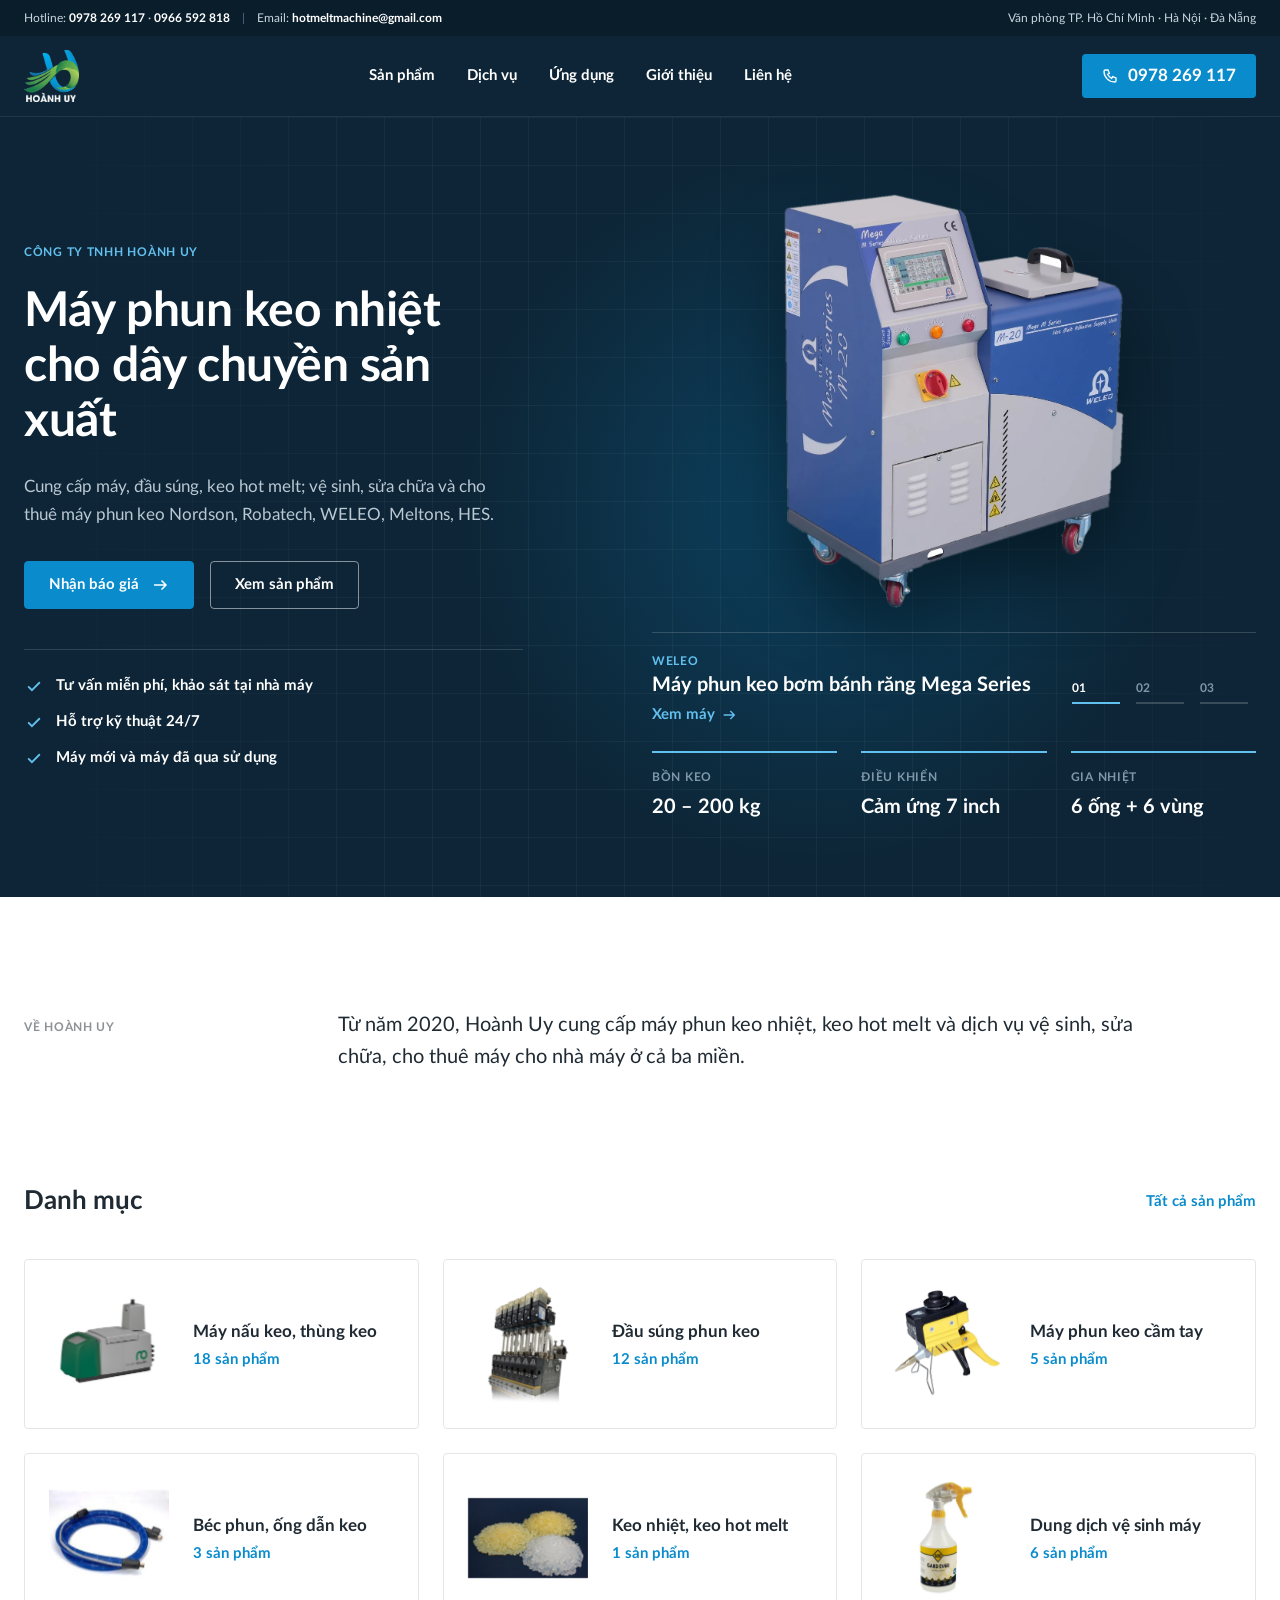
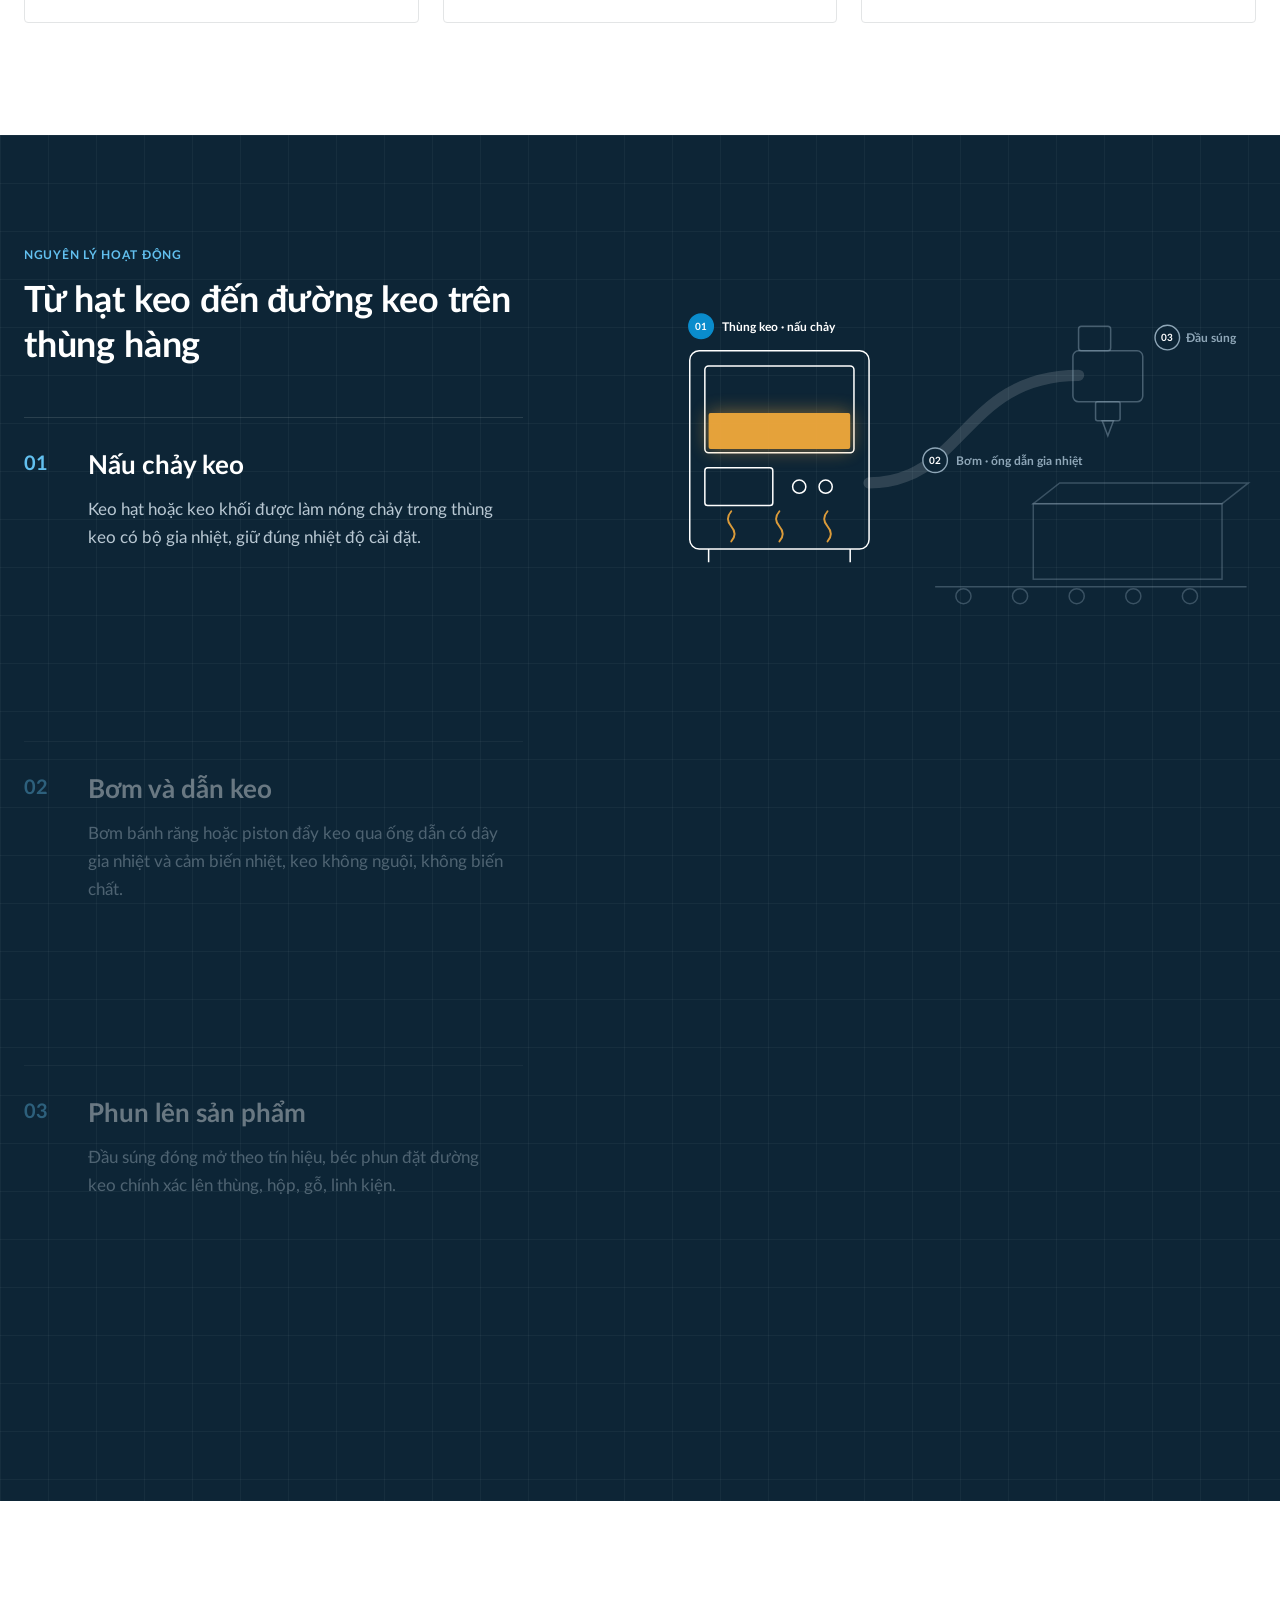
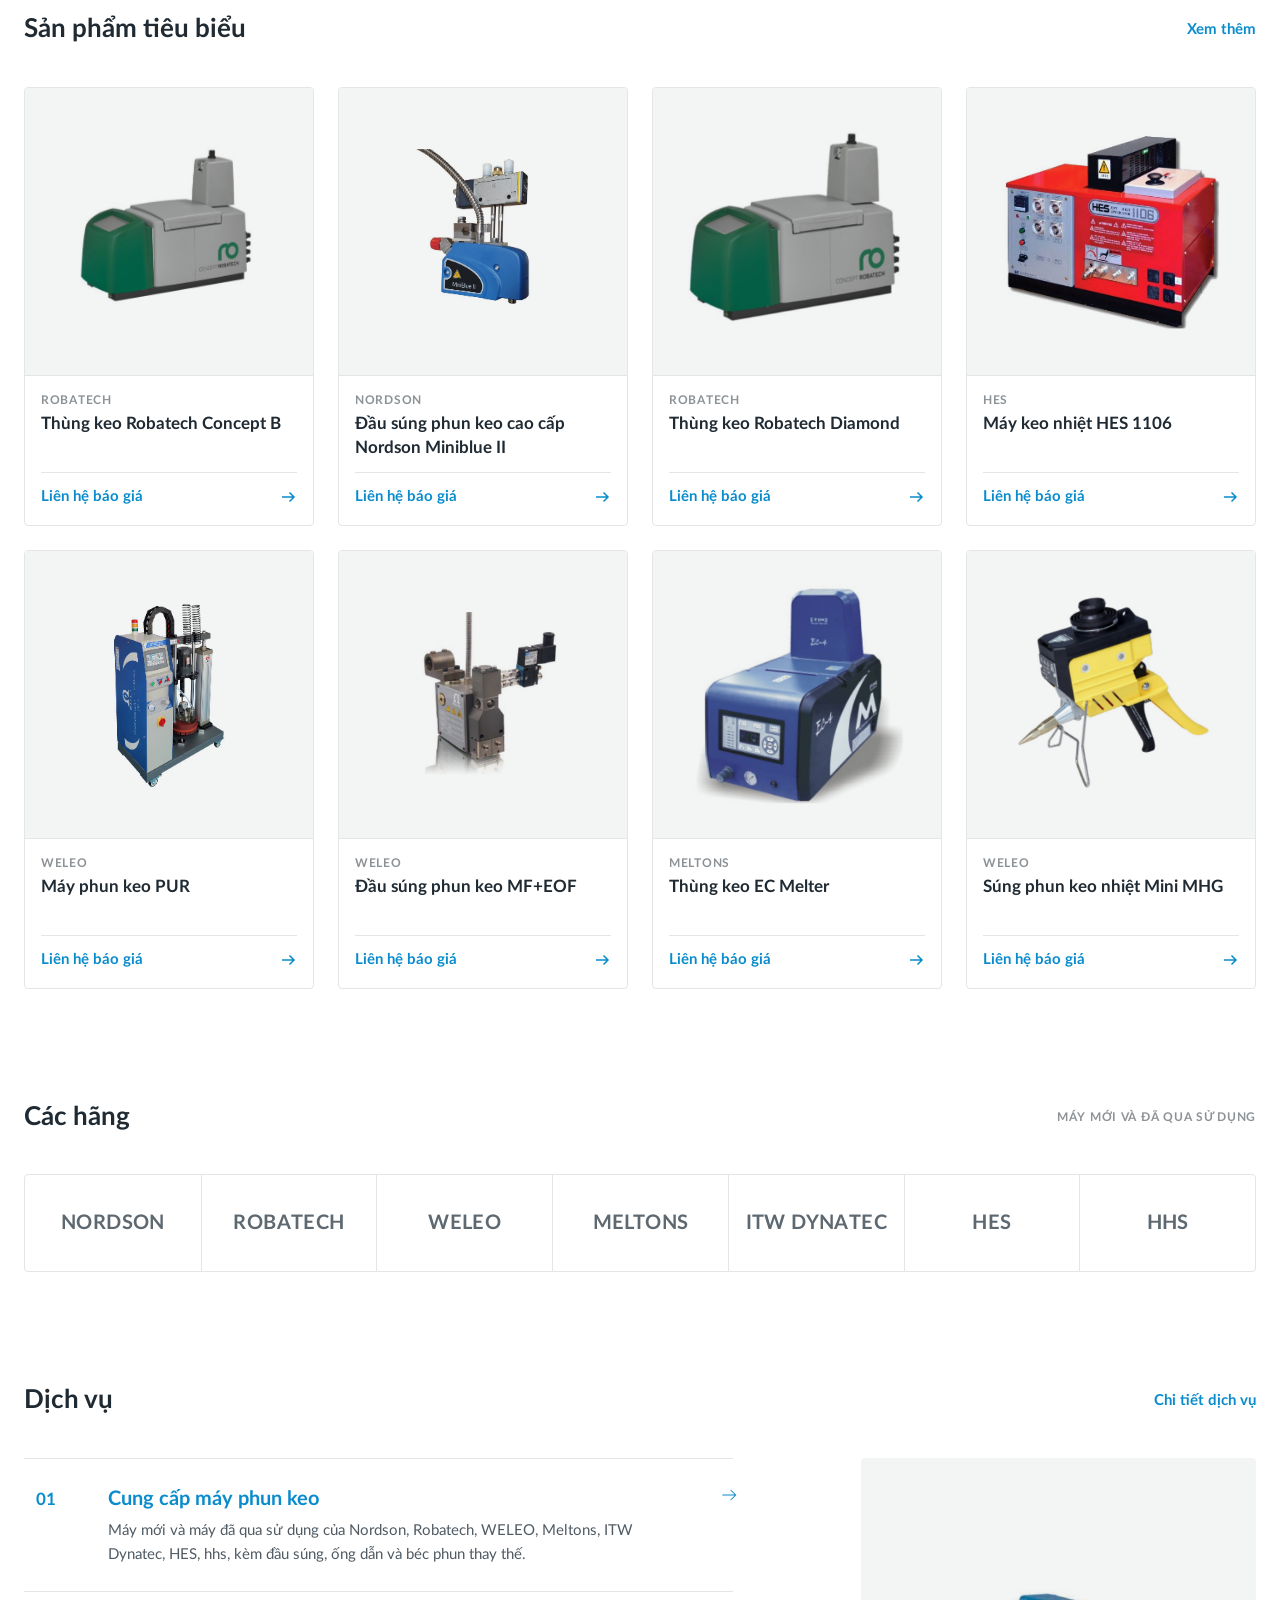
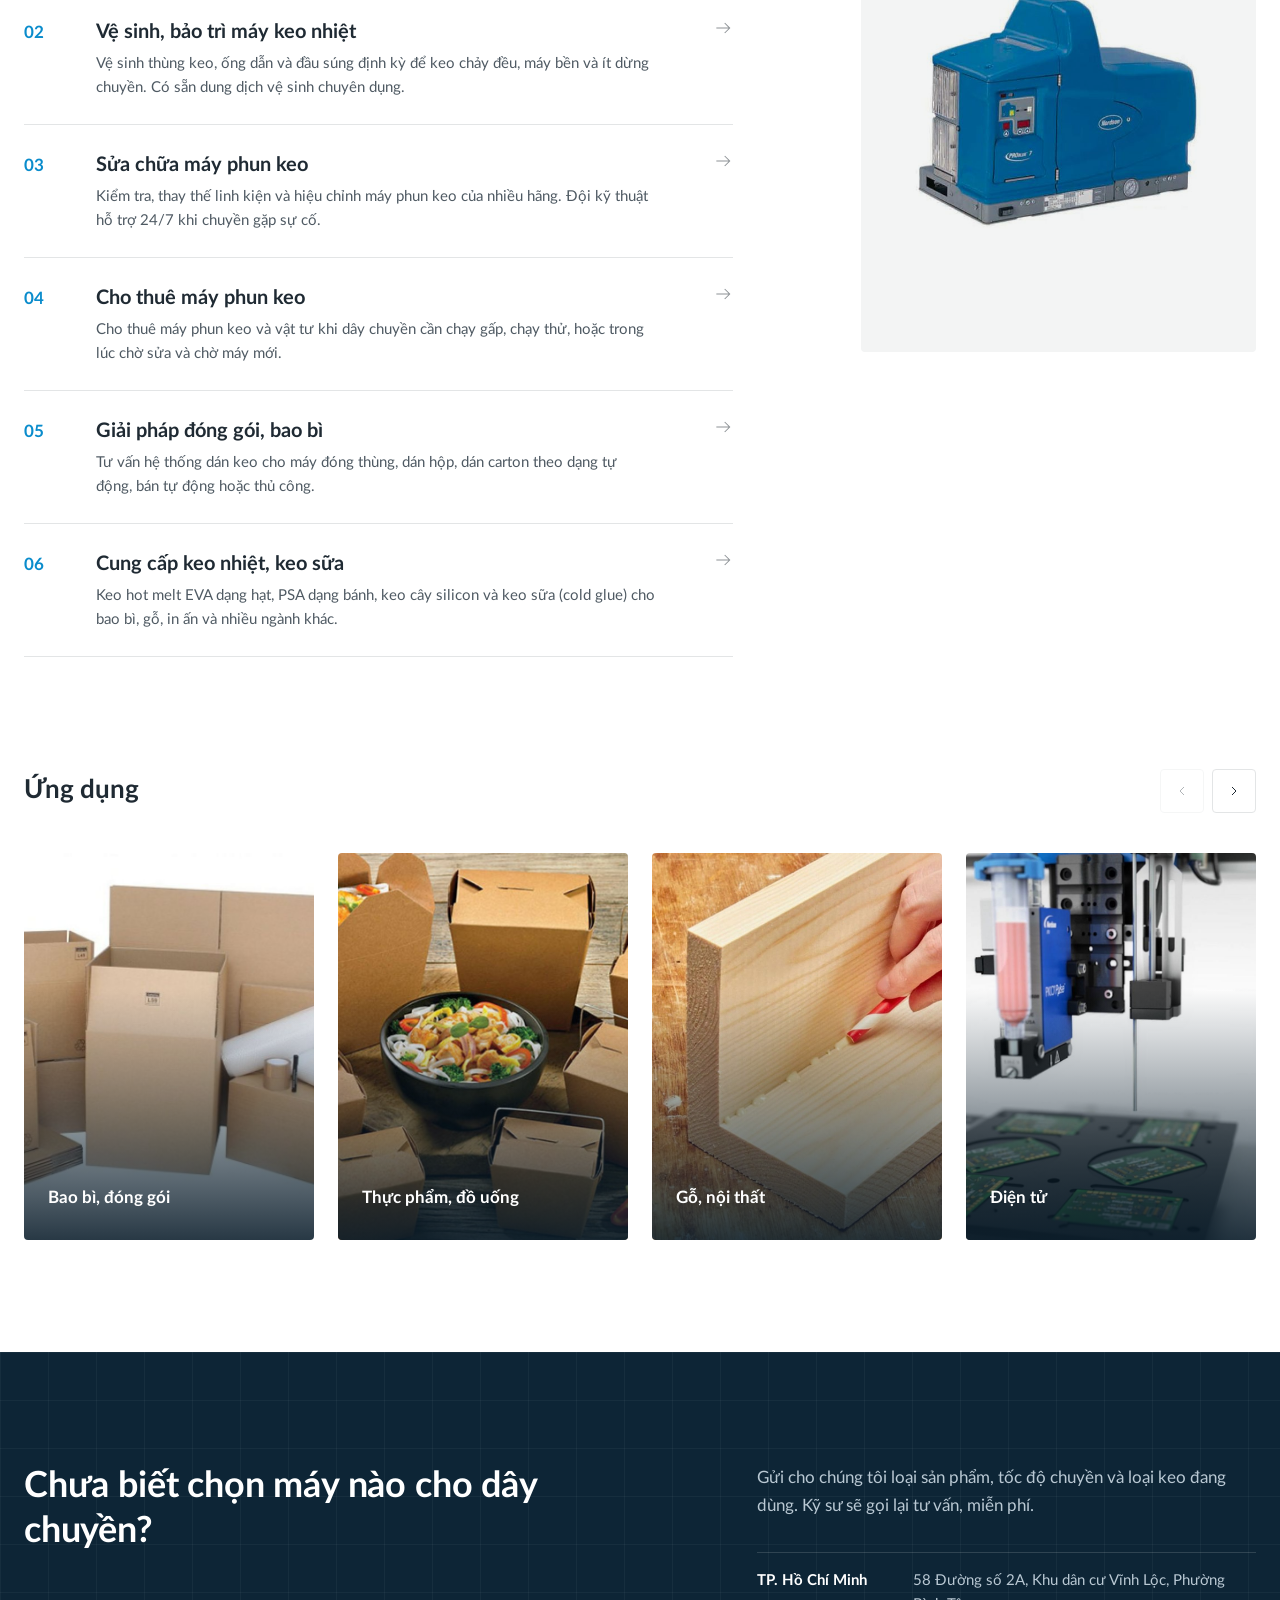
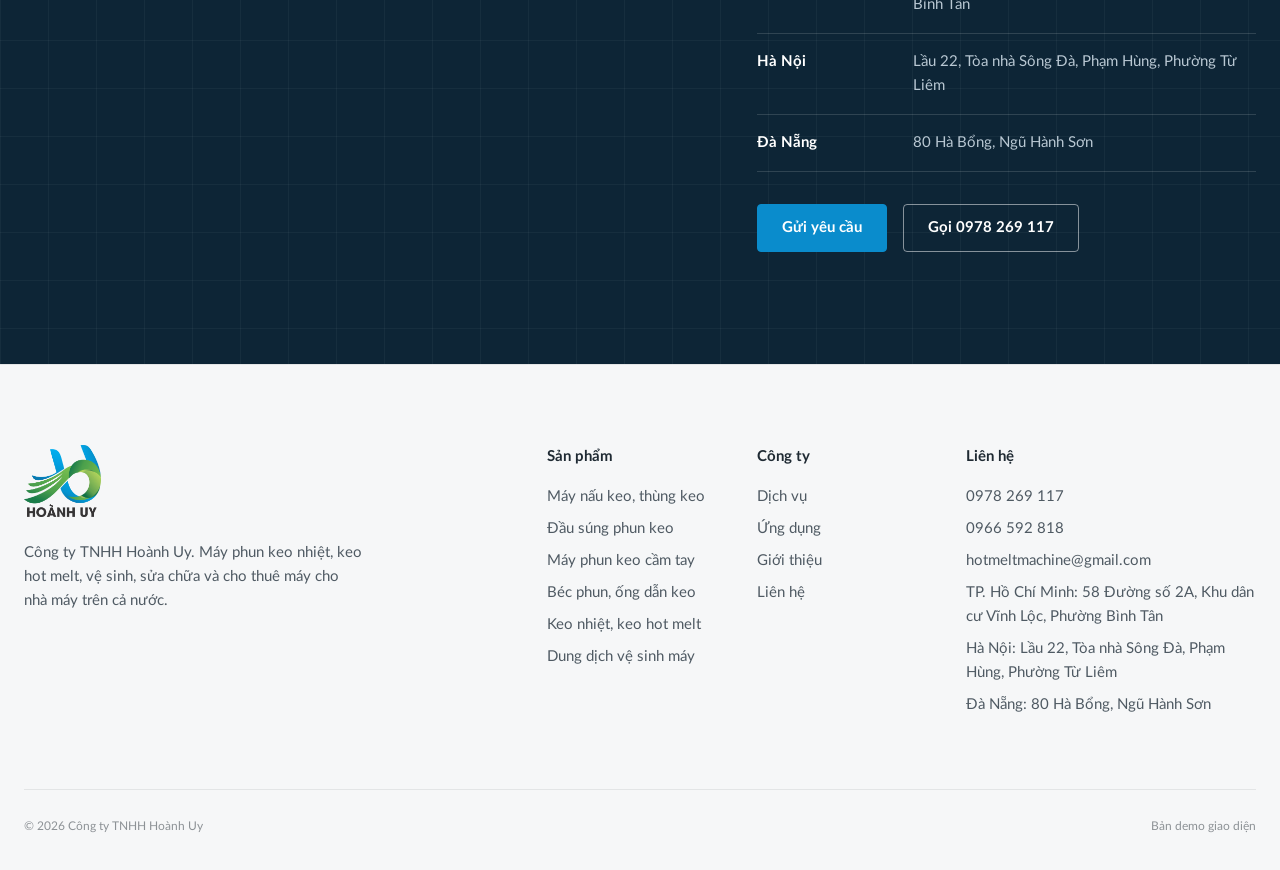
<file: index.html>
<!doctype html>
<html lang="vi">
<head>
<meta charset="utf-8">
<meta name="viewport" content="width=device-width, initial-scale=1">
<title>Hoành Uy | Máy phun keo nhiệt, keo hot melt</title>
<meta name="description" content="Công ty TNHH Hoành Uy cung cấp máy phun keo nhiệt Nordson, Robatech, WELEO, Meltons, HES; keo hot melt; vệ sinh, sửa chữa và cho thuê máy phun keo.">
<meta property="og:title" content="Hoành Uy | Máy phun keo nhiệt, keo hot melt">
<meta property="og:description" content="Công ty TNHH Hoành Uy cung cấp máy phun keo nhiệt Nordson, Robatech, WELEO, Meltons, HES; keo hot melt; vệ sinh, sửa chữa và cho thuê máy phun keo.">
<meta property="og:type" content="website">
<meta name="theme-color" content="#ffffff">
<link rel="icon" href="assets/favicon.png">
<link rel="preload" href="assets/fonts/lato-light.woff" as="font" type="font/woff" crossorigin>
<link rel="preload" href="assets/fonts/lato-normal.woff" as="font" type="font/woff" crossorigin>
<link rel="stylesheet" href="site.css">
</head>
<body data-page="home">
<main>
<section class="hero">
 <div class="wrap g">
  <div class="hero-t">
   <p class="lb rv">Công ty TNHH Hoành Uy</p>
   <h1 class="h7 rv" style="--d:.06s">Máy phun keo nhiệt cho dây chuyền sản xuất</h1>
   <p class="p3 rv" style="--d:.12s">Cung cấp máy, đầu súng, keo hot melt; vệ sinh, sửa chữa và cho thuê máy phun keo Nordson, Robatech, WELEO, Meltons, HES.</p>
   <div class="hero-b rv" style="--d:.18s"><a class="btn" href="lien-he.html">Nhận báo giá <svg viewBox="0 0 24 24"><path d="M4 12h16M14 6l6 6-6 6"/></svg></a><a class="btn o" href="san-pham.html">Xem sản phẩm</a></div>
   <ul class="ticks rv" style="--d:.24s"><li><svg viewBox="0 0 24 24"><path d="M5 12.5l4.5 4.5L19 7.5"/></svg>Tư vấn miễn phí, khảo sát tại nhà máy</li><li><svg viewBox="0 0 24 24"><path d="M5 12.5l4.5 4.5L19 7.5"/></svg>Hỗ trợ kỹ thuật 24/7</li><li><svg viewBox="0 0 24 24"><path d="M5 12.5l4.5 4.5L19 7.5"/></svg>Máy mới và máy đã qua sử dụng</li></ul>
  </div>
  <div class="hero-s">
   <div class="stage" id="stage"></div>
   <div class="cap"><div id="capt"></div><div class="dots" id="dots"></div></div>
   <dl class="spec-h" id="spec"></dl>
  </div>
 </div>
</section>

<section class="sec">
 <div class="wrap g say">
  <p class="lb">Về Hoành Uy</p>
  <p class="lead rv">Từ năm 2020, Hoành Uy cung cấp máy phun keo nhiệt, keo hot melt và dịch vụ vệ sinh, sửa chữa, cho thuê máy cho nhà máy ở cả ba miền.</p>
 </div>
</section>

<section class="sec">
 <div class="wrap">
  <div class="hd"><h2 class="h4">Danh mục</h2><a class="lk" href="san-pham.html">Tất cả sản phẩm</a></div>
  <div class="cats" id="homeCats"></div>
 </div>
</section>

<section class="how">
 <div class="wrap g">
  <div class="how-t">
   <p class="lb">Nguyên lý hoạt động</p>
   <h2 class="h6">Từ hạt keo đến đường keo trên thùng hàng</h2>
   <ol class="steps-h">
    <li class="st" data-s="1"><span class="n">01</span><div><h3>Nấu chảy keo</h3><p>Keo hạt hoặc keo khối được làm nóng chảy trong thùng keo có bộ gia nhiệt, giữ đúng nhiệt độ cài đặt.</p></div></li>
    <li class="st" data-s="2"><span class="n">02</span><div><h3>Bơm và dẫn keo</h3><p>Bơm bánh răng hoặc piston đẩy keo qua ống dẫn có dây gia nhiệt và cảm biến nhiệt, keo không nguội, không biến chất.</p></div></li>
    <li class="st" data-s="3"><span class="n">03</span><div><h3>Phun lên sản phẩm</h3><p>Đầu súng đóng mở theo tín hiệu, béc phun đặt đường keo chính xác lên thùng, hộp, gỗ, linh kiện.</p></div></li>
   </ol>
  </div>
  <div class="how-v"><svg id="plan" class="plan" data-s="1" viewBox="0 0 640 420" role="img" aria-label="Sơ đồ máy phun keo: thùng keo, ống dẫn, đầu súng, thùng hàng">
   <g class="p p1">
    <rect class="ln" x="40" y="110" width="190" height="210" rx="10"/>
    <rect class="ln" x="56" y="126" width="158" height="92" rx="4"/>
    <rect class="glue" x="60" y="176" width="150" height="38" rx="2"/>
    <g class="pel"><circle cx="80" cy="160" r="4"/><circle cx="98" cy="166" r="4"/><circle cx="118" cy="158" r="4"/><circle cx="140" cy="166" r="4"/><circle cx="162" cy="159" r="4"/><circle cx="186" cy="165" r="4"/></g>
    <rect class="ln" x="56" y="234" width="72" height="40" rx="3"/>
    <circle class="ln" cx="156" cy="254" r="7"/><circle class="ln" cx="184" cy="254" r="7"/>
    <g class="heat"><path d="M84 312q7-8 0-16q-7-8 0-16"/><path d="M135 312q7-8 0-16q-7-8 0-16"/><path d="M186 312q7-8 0-16q-7-8 0-16"/></g>
    <path class="ln" d="M60 320v14M210 320v14"/>
    <g class="tag"><circle cx="52" cy="84" r="13"/><text x="52" y="88">01</text></g><text class="lbt" x="74" y="89">Thùng keo · nấu chảy</text>
   </g>
   <g class="p p2">
    <path class="hose" d="M230 250C330 250 330 136 452 136"/>
    <path class="flow" d="M230 250C330 250 330 136 452 136"/>
    <g class="tag"><circle cx="300" cy="226" r="13"/><text x="300" y="230">02</text></g><text class="lbt" x="322" y="231">Bơm · ống dẫn gia nhiệt</text>
   </g>
   <g class="p p3">
    <rect class="ln" x="452" y="84" width="34" height="26" rx="3"/>
    <rect class="ln" x="446" y="110" width="74" height="54" rx="6"/>
    <rect class="ln" x="470" y="164" width="26" height="20" rx="2"/>
    <path class="ln" d="M477 184h12l-6 16z"/>
    <circle class="drop" cx="483" cy="208" r="3.5"/>
    <path class="bead" d="M483 258H604"/>
    <g class="tag"><circle cx="546" cy="96" r="13"/><text x="546" y="100">03</text></g><text class="lbt" x="566" y="101">Đầu súng</text>
   </g>
   <g class="belt">
    <path class="ln" d="M404 272l28-22h200l-28 22z"/>
    <rect class="ln" x="404" y="272" width="200" height="80"/>
    <path class="ln" d="M300 360H630"/>
    <circle class="ln" cx="330" cy="370" r="8"/><circle class="ln" cx="390" cy="370" r="8"/><circle class="ln" cx="450" cy="370" r="8"/><circle class="ln" cx="510" cy="370" r="8"/><circle class="ln" cx="570" cy="370" r="8"/>
   </g>
  </svg></div>
 </div>
</section>

<section class="sec" style="padding-top:var(--sec)">
 <div class="wrap">
  <div class="hd"><h2 class="h4">Sản phẩm tiêu biểu</h2><a class="lk" href="san-pham.html">Xem thêm</a></div>
  <div class="grid4" id="homeProds"></div>
 </div>
</section>

<section class="sec">
 <div class="wrap">
  <div class="hd"><h2 class="h4">Các hãng</h2><span class="lb">Máy mới và đã qua sử dụng</span></div>
  <div class="brands" id="homeBrands"></div>
 </div>
</section>

<section class="sec svc-sec">
 <div class="wrap">
  <div class="hd"><h2 class="h4">Dịch vụ</h2><a class="lk" href="dich-vu.html">Chi tiết dịch vụ</a></div>
  <div class="svc-w"><ul class="svc" id="homeSvc"></ul><div class="svc-fig" id="svcFig" aria-hidden="true"></div></div>
 </div>
</section>

<section class="sec">
 <div class="wrap">
  <div class="hd"><h2 class="h4">Ứng dụng</h2><div class="rowtools"><button id="indPrev" aria-label="Trước"><svg viewBox="0 0 24 24"><path d="M15 6l-6 6 6 6"/></svg></button><button id="indNext" aria-label="Sau"><svg viewBox="0 0 24 24"><path d="M9 6l6 6-6 6"/></svg></button></div></div>
  <div class="row" id="homeInd"></div>
 </div>
</section>

<section class="cta">
 <div class="wrap g">
  <h2 class="h6 rv">Chưa biết chọn máy nào cho dây chuyền?</h2>
  <div class="r rv" style="--d:.08s">
   <p class="p3" style="margin-bottom:32px">Gửi cho chúng tôi loại sản phẩm, tốc độ chuyền và loại keo đang dùng. Kỹ sư sẽ gọi lại tư vấn, miễn phí.</p>
   <ul class="offs" id="homeOffs"></ul>
   <div class="btns"><a class="btn" href="lien-he.html">Gửi yêu cầu</a><a class="btn o" href="tel:0978269117">Gọi 0978 269 117</a></div>
  </div>
 </div>
</section>
</main>
<script src="du-lieu.js"></script>
<script src="san-pham-du-lieu.js"></script>
<script src="site.js"></script>
</body>
</html>
</file>
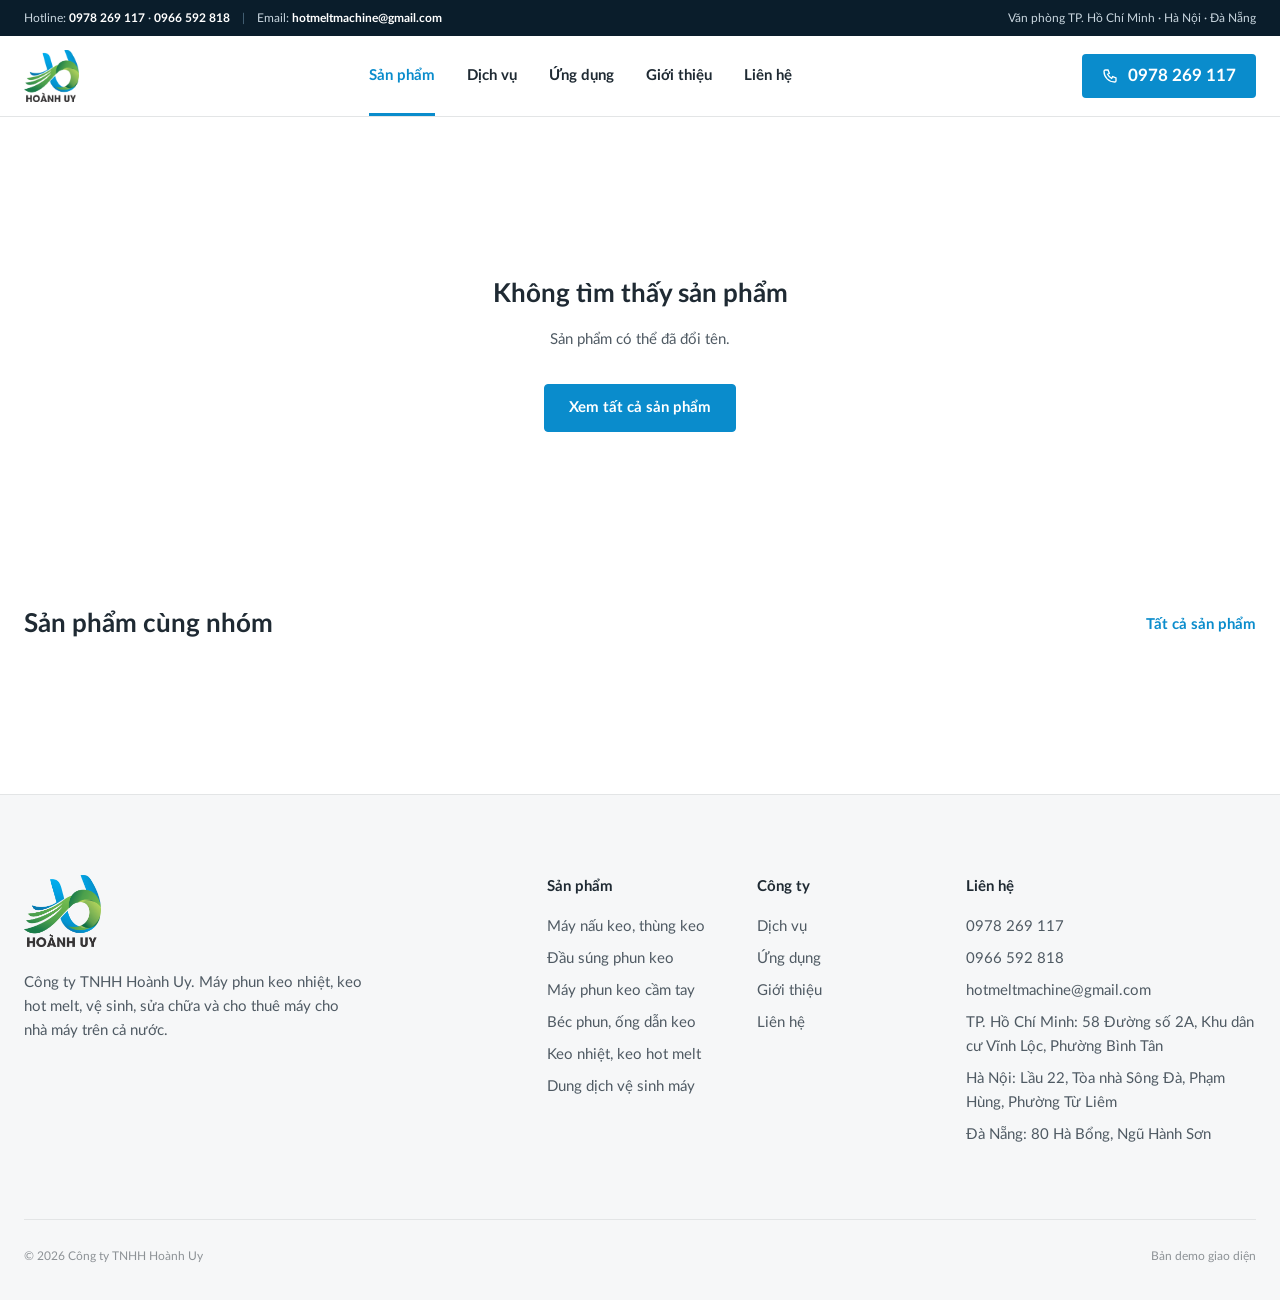
<file: chi-tiet.html>
<!doctype html>
<html lang="vi">
<head>
<meta charset="utf-8">
<meta name="viewport" content="width=device-width, initial-scale=1">
<title>Sản phẩm | Hoành Uy</title>
<meta name="description" content="Thông tin sản phẩm máy phun keo nhiệt tại Hoành Uy.">
<meta property="og:title" content="Sản phẩm | Hoành Uy">
<meta property="og:description" content="Thông tin sản phẩm máy phun keo nhiệt tại Hoành Uy.">
<meta property="og:type" content="website">
<meta name="theme-color" content="#ffffff">
<link rel="icon" href="assets/favicon.png">
<link rel="preload" href="assets/fonts/lato-light.woff" as="font" type="font/woff" crossorigin>
<link rel="preload" href="assets/fonts/lato-normal.woff" as="font" type="font/woff" crossorigin>
<link rel="stylesheet" href="site.css">
</head>
<body data-page="chi-tiet">
<main>
<div class="wrap">
 <div class="phd" id="crumb" style="padding-bottom:32px"></div>
 <div class="g pd" id="pd"></div>
</div>
<section class="sec" id="relSec">
 <div class="wrap">
  <div class="hd"><h2 class="h4">Sản phẩm cùng nhóm</h2><a class="lk" href="san-pham.html">Tất cả sản phẩm</a></div>
  <div class="grid4" id="rel"></div>
 </div>
</section>
</main>
<script src="du-lieu.js"></script>
<script src="san-pham-du-lieu.js"></script>
<script src="site.js"></script>
</body>
</html>
</file>
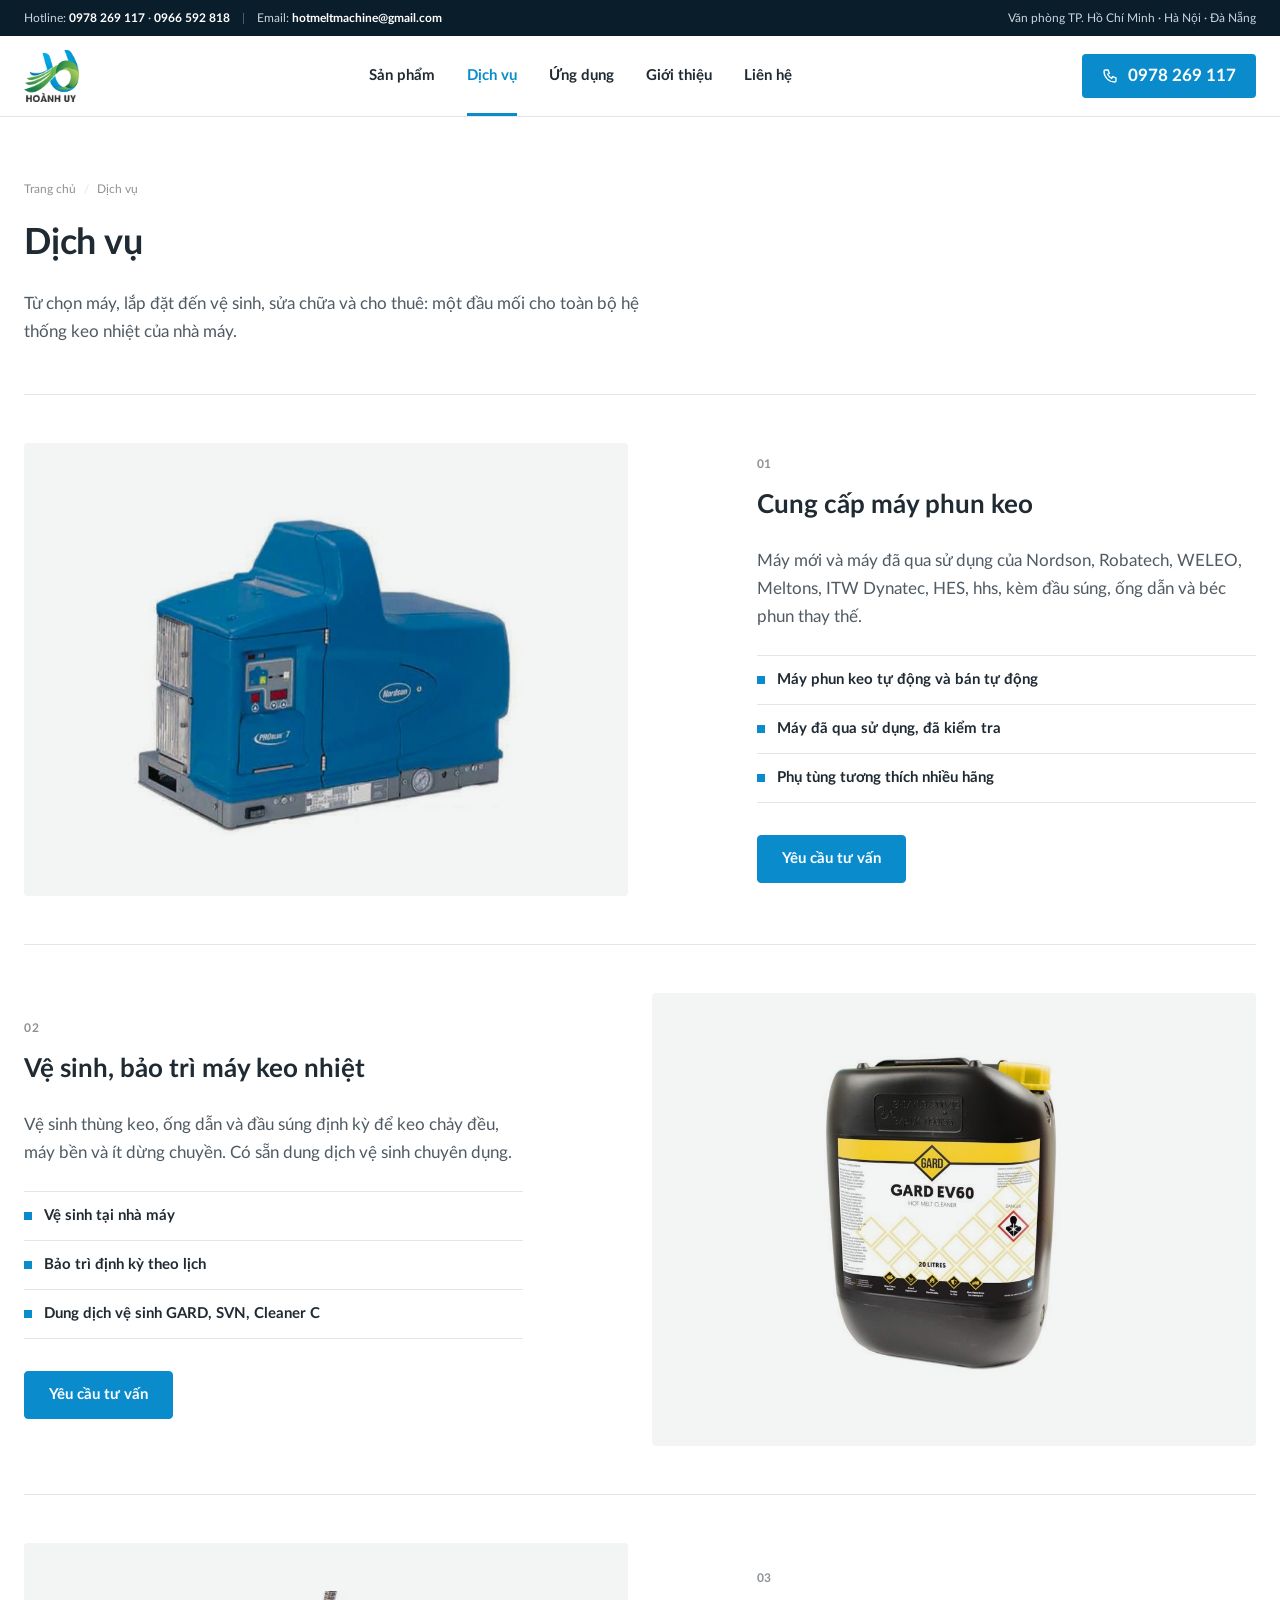
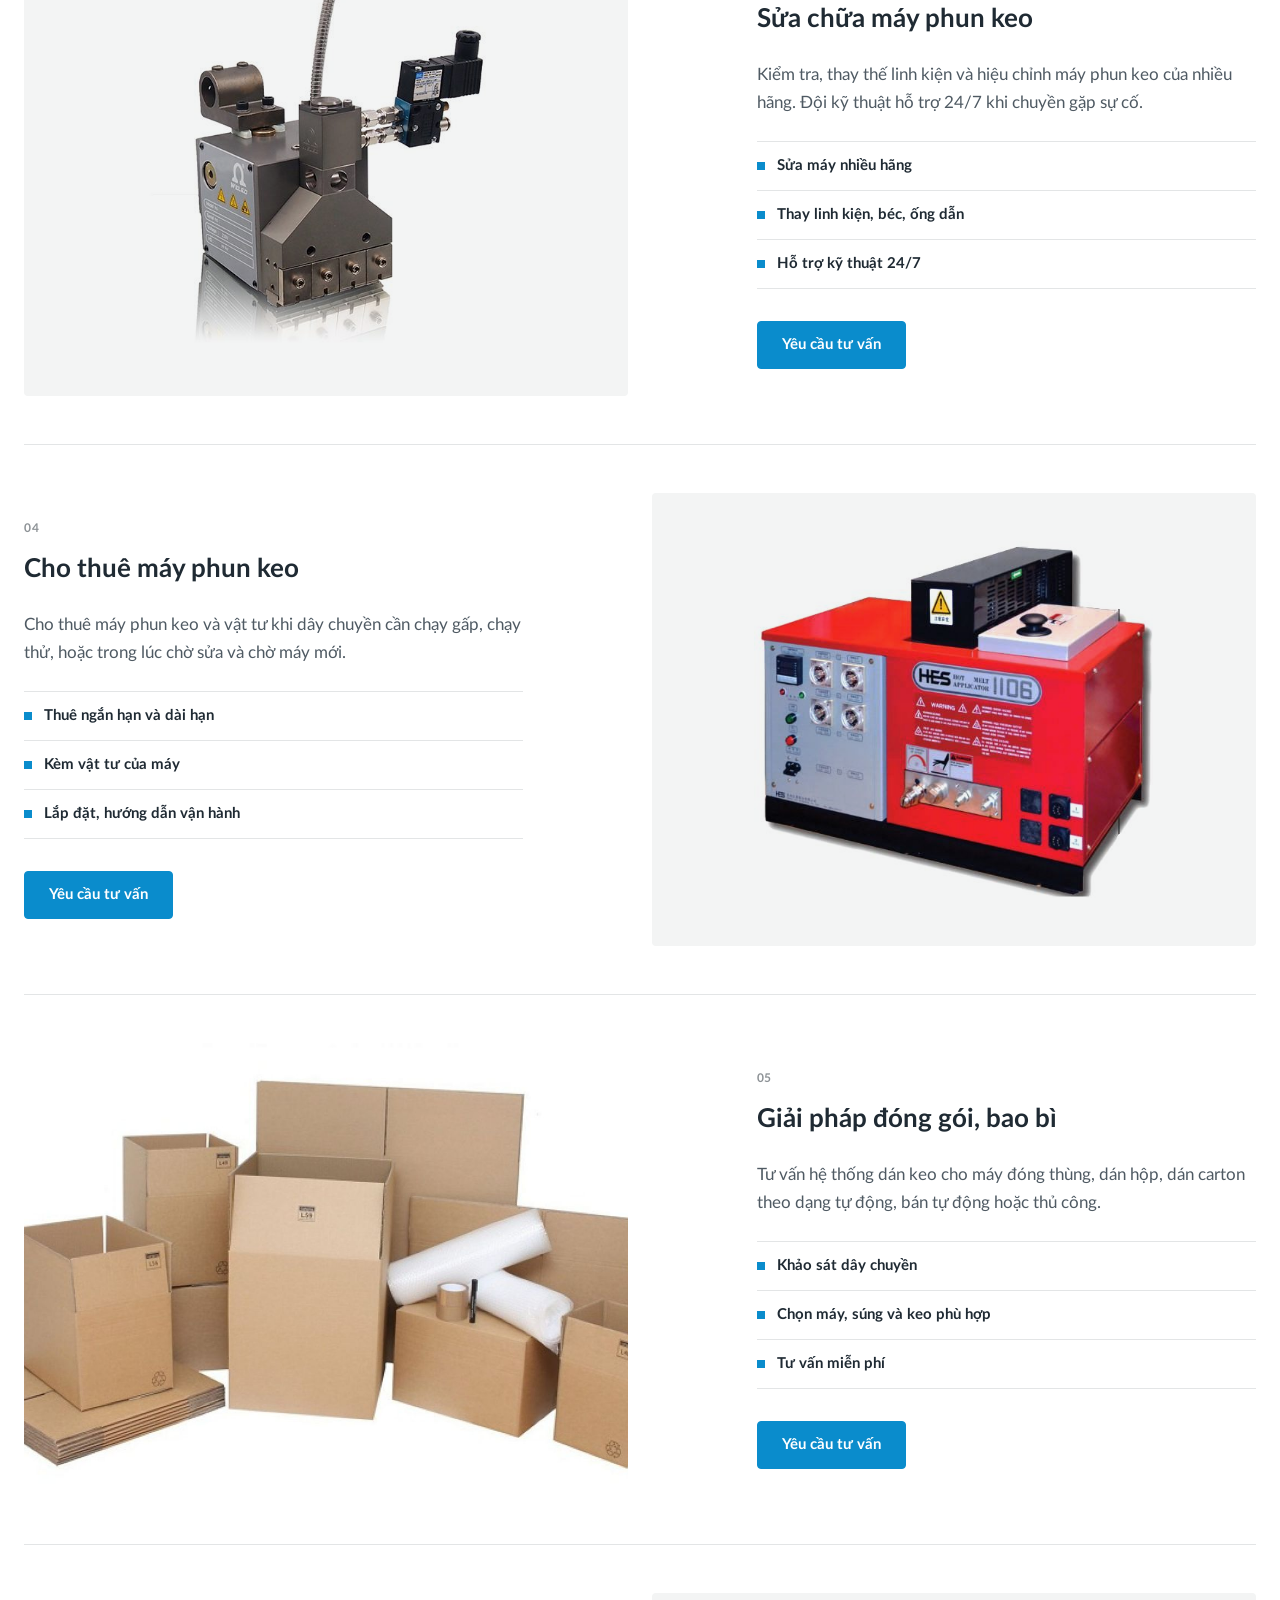
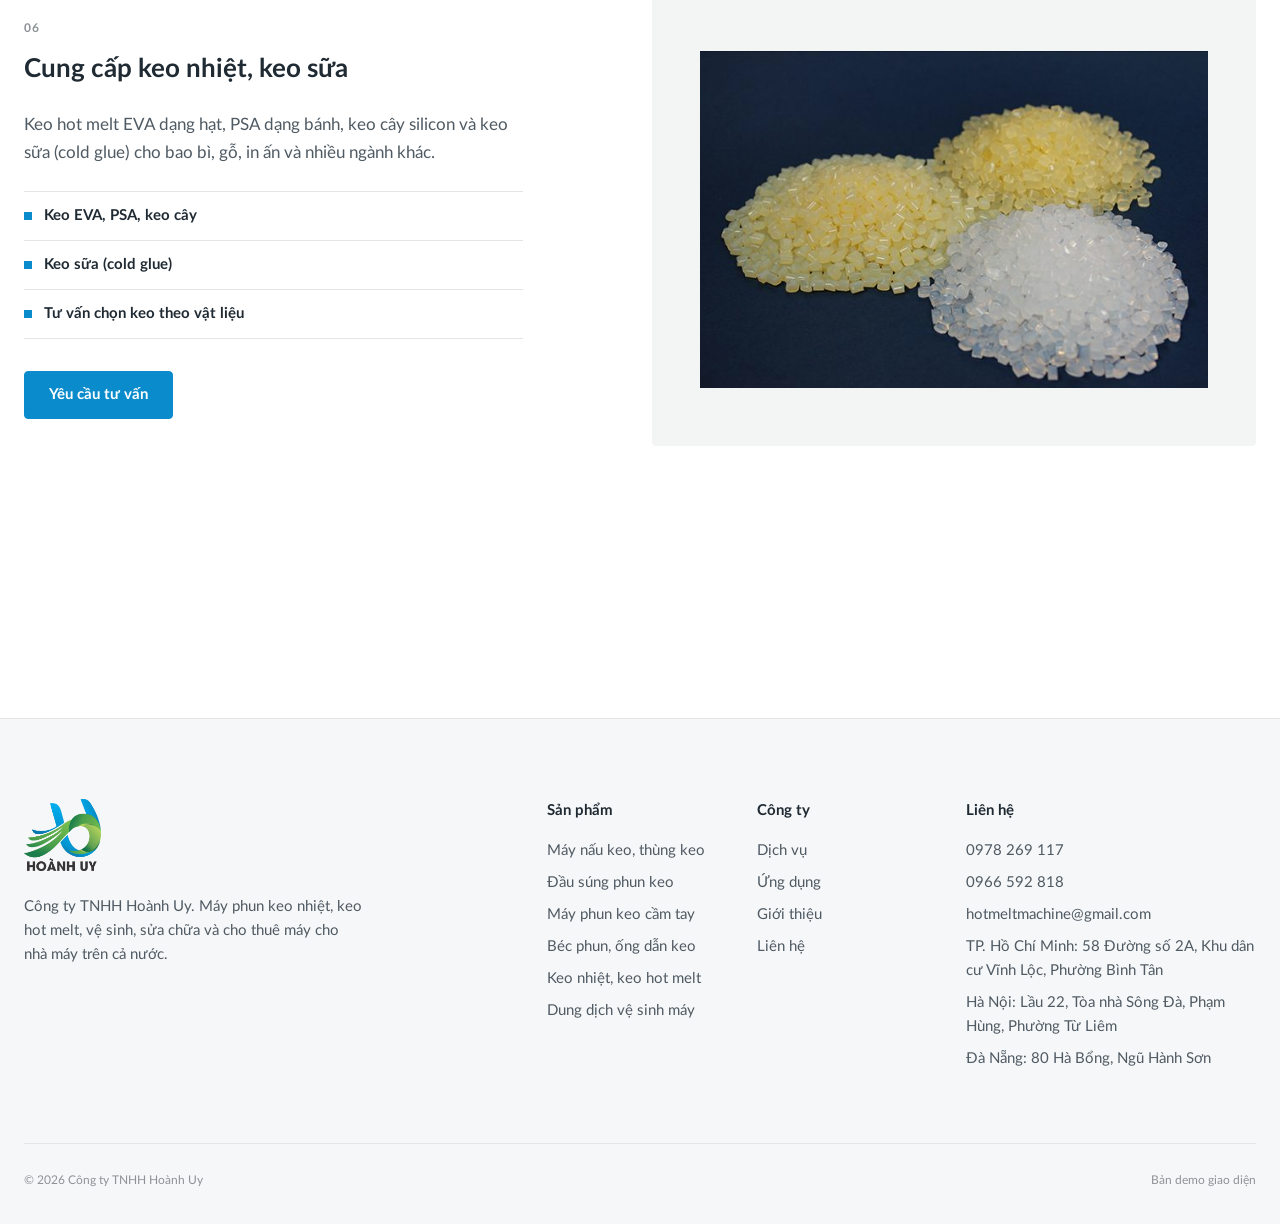
<file: dich-vu.html>
<!doctype html>
<html lang="vi">
<head>
<meta charset="utf-8">
<meta name="viewport" content="width=device-width, initial-scale=1">
<title>Dịch vụ | Hoành Uy</title>
<meta name="description" content="Cung cấp, vệ sinh, bảo trì, sửa chữa và cho thuê máy phun keo nhiệt; giải pháp đóng gói, bao bì; keo hot melt.">
<meta property="og:title" content="Dịch vụ | Hoành Uy">
<meta property="og:description" content="Cung cấp, vệ sinh, bảo trì, sửa chữa và cho thuê máy phun keo nhiệt; giải pháp đóng gói, bao bì; keo hot melt.">
<meta property="og:type" content="website">
<meta name="theme-color" content="#ffffff">
<link rel="icon" href="assets/favicon.png">
<link rel="preload" href="assets/fonts/lato-light.woff" as="font" type="font/woff" crossorigin>
<link rel="preload" href="assets/fonts/lato-normal.woff" as="font" type="font/woff" crossorigin>
<link rel="stylesheet" href="site.css">
</head>
<body data-page="dich-vu">
<main>
<div class="wrap">
 <div class="phd"><nav class="crumb lb"><a href="index.html">Trang chủ</a><span>Dịch vụ</span></nav><h1 class="h6">Dịch vụ</h1><p class="p3">Từ chọn máy, lắp đặt đến vệ sinh, sửa chữa và cho thuê: một đầu mối cho toàn bộ hệ thống keo nhiệt của nhà máy.</p></div>
 <div id="svList"></div>
</div>
<div class="sec"></div>
</main>
<script src="du-lieu.js"></script>
<script src="san-pham-du-lieu.js"></script>
<script src="site.js"></script>
</body>
</html>
</file>
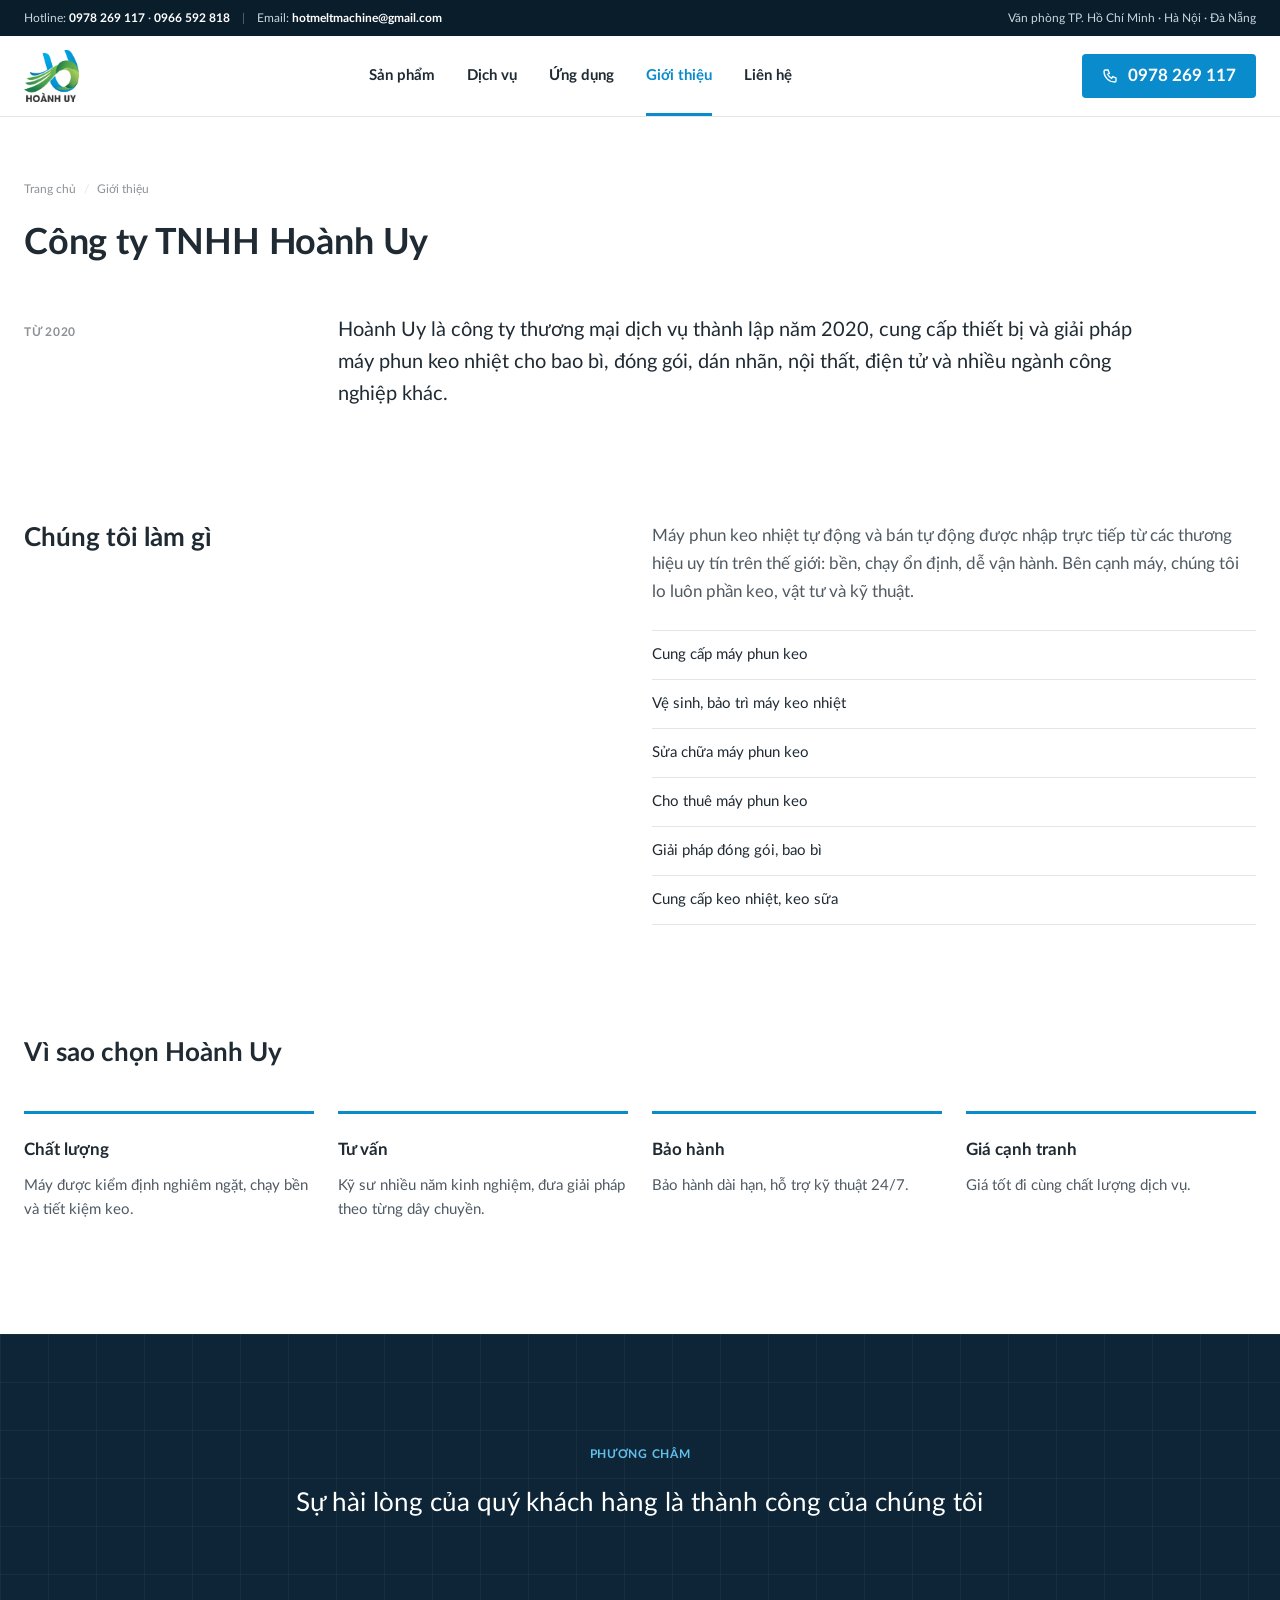
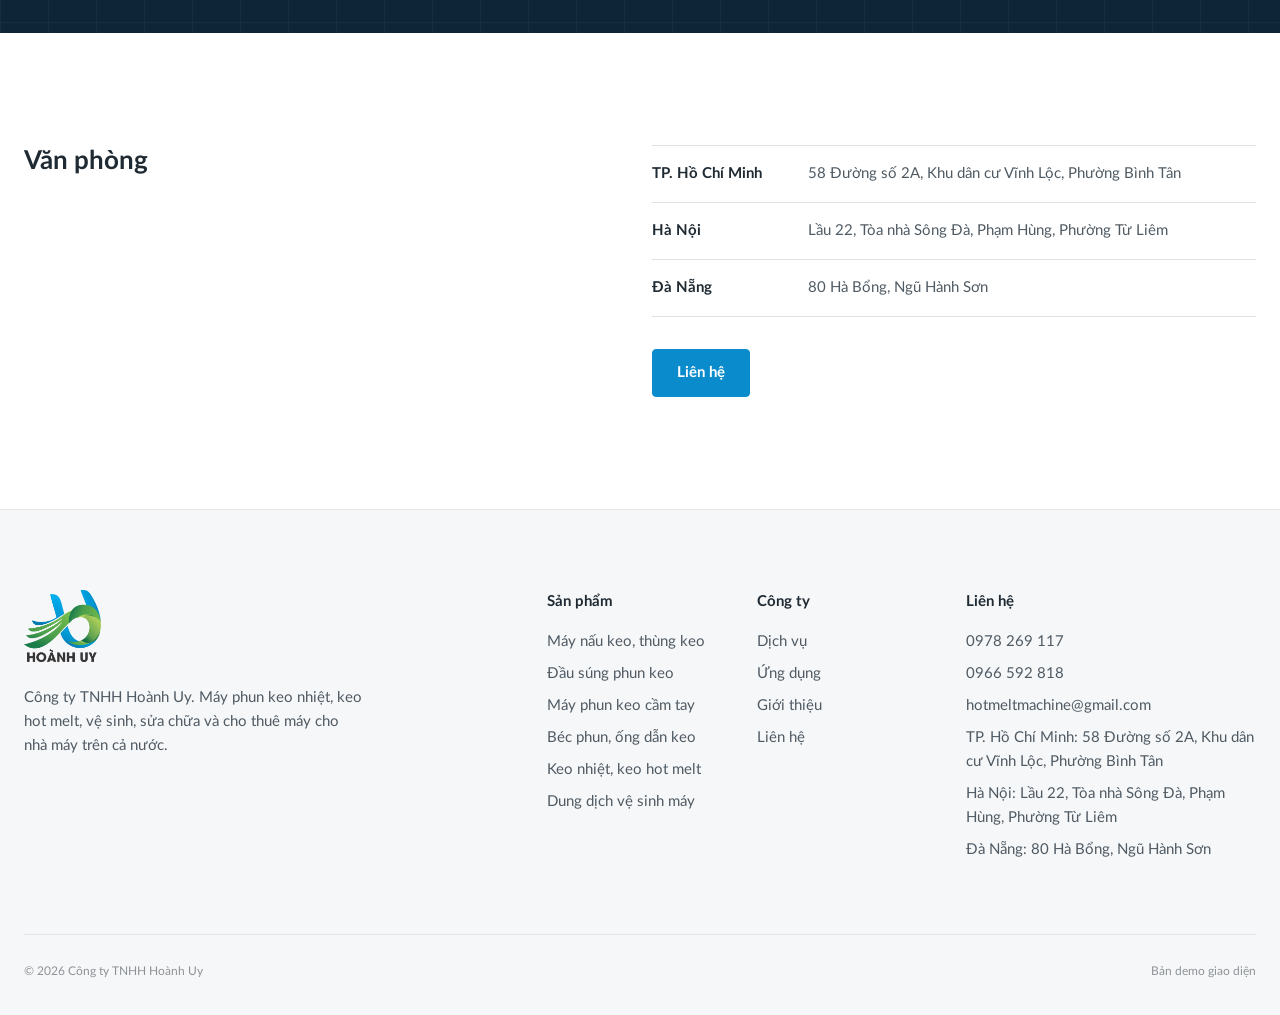
<file: gioi-thieu.html>
<!doctype html>
<html lang="vi">
<head>
<meta charset="utf-8">
<meta name="viewport" content="width=device-width, initial-scale=1">
<title>Giới thiệu | Hoành Uy</title>
<meta name="description" content="Công ty TNHH Hoành Uy, thành lập năm 2020, cung cấp thiết bị và giải pháp máy phun keo nhiệt tại Việt Nam.">
<meta property="og:title" content="Giới thiệu | Hoành Uy">
<meta property="og:description" content="Công ty TNHH Hoành Uy, thành lập năm 2020, cung cấp thiết bị và giải pháp máy phun keo nhiệt tại Việt Nam.">
<meta property="og:type" content="website">
<meta name="theme-color" content="#ffffff">
<link rel="icon" href="assets/favicon.png">
<link rel="preload" href="assets/fonts/lato-light.woff" as="font" type="font/woff" crossorigin>
<link rel="preload" href="assets/fonts/lato-normal.woff" as="font" type="font/woff" crossorigin>
<link rel="stylesheet" href="site.css">
</head>
<body data-page="gioi-thieu">
<main>
<div class="wrap">
 <div class="phd"><nav class="crumb lb"><a href="index.html">Trang chủ</a><span>Giới thiệu</span></nav><h1 class="h6">Công ty TNHH Hoành Uy</h1></div>
</div>
<section class="sec" style="padding-top:0">
 <div class="wrap g say">
  <p class="lb">Từ 2020</p>
  <p class="lead rv">Hoành Uy là công ty thương mại dịch vụ thành lập năm 2020, cung cấp thiết bị và giải pháp máy phun keo nhiệt cho bao bì, đóng gói, dán nhãn, nội thất, điện tử và nhiều ngành công nghiệp khác.</p>
 </div>
</section>
<section class="sec">
 <div class="wrap g two">
  <div class="a rv"><h2 class="h4">Chúng tôi làm gì</h2></div>
  <div class="b rv" style="--d:.08s">
   <p class="p3">Máy phun keo nhiệt tự động và bán tự động được nhập trực tiếp từ các thương hiệu uy tín trên thế giới: bền, chạy ổn định, dễ vận hành. Bên cạnh máy, chúng tôi lo luôn phần keo, vật tư và kỹ thuật.</p>
   <ul class="list" id="gtList" style="margin-top:24px"></ul>
  </div>
 </div>
</section>
<section class="sec">
 <div class="wrap">
  <div class="hd"><h2 class="h4">Vì sao chọn Hoành Uy</h2></div>
  <ul class="why" id="why"></ul>
 </div>
</section>
<section class="cta">
 <div class="wrap g">
  <div class="quote rv"><p class="lb">Phương châm</p><p class="h5">Sự hài lòng của quý khách hàng là thành công của chúng tôi</p></div>
 </div>
</section>
<section class="sec">
 <div class="wrap g two">
  <div class="a rv"><h2 class="h4">Văn phòng</h2></div>
  <div class="b rv" style="--d:.08s"><ul class="offs" id="gtOffs"></ul><div style="margin-top:32px"><a class="btn" href="lien-he.html">Liên hệ</a></div></div>
 </div>
</section>
</main>
<script src="du-lieu.js"></script>
<script src="san-pham-du-lieu.js"></script>
<script src="site.js"></script>
</body>
</html>
</file>
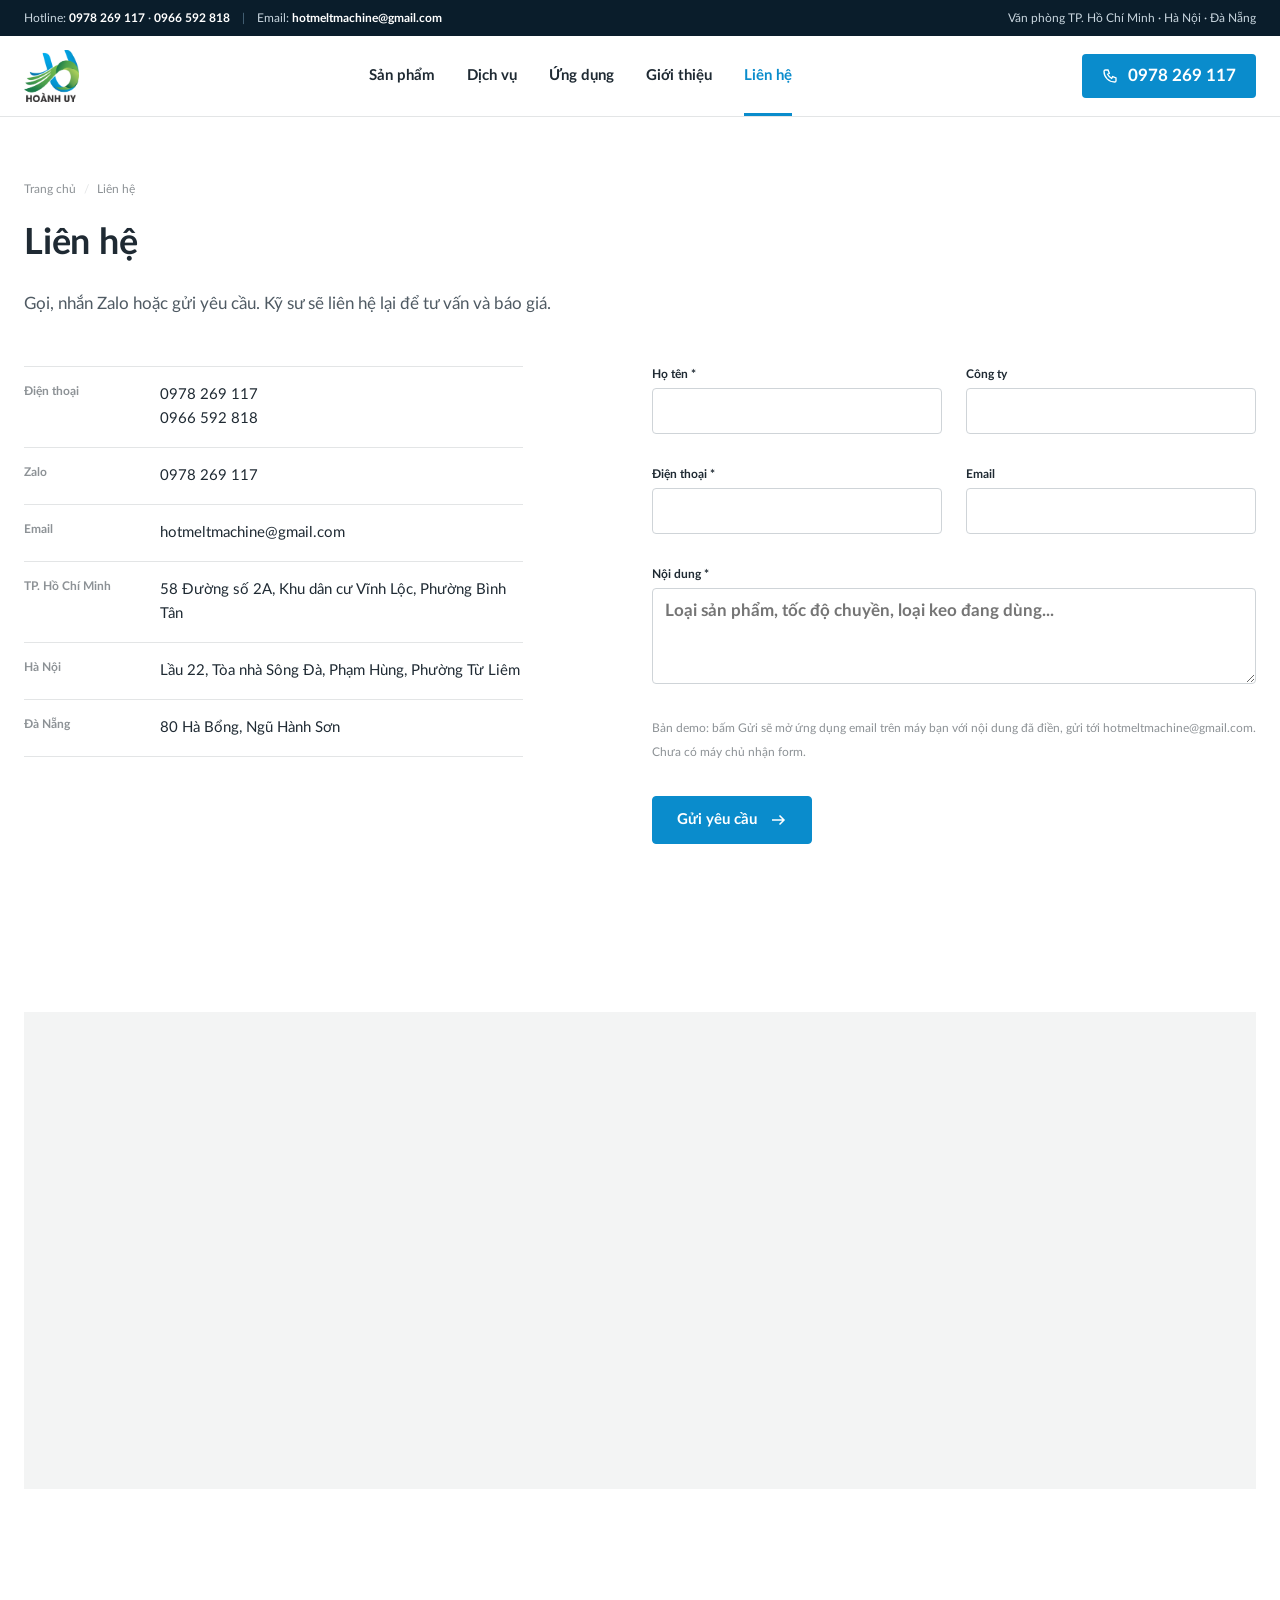
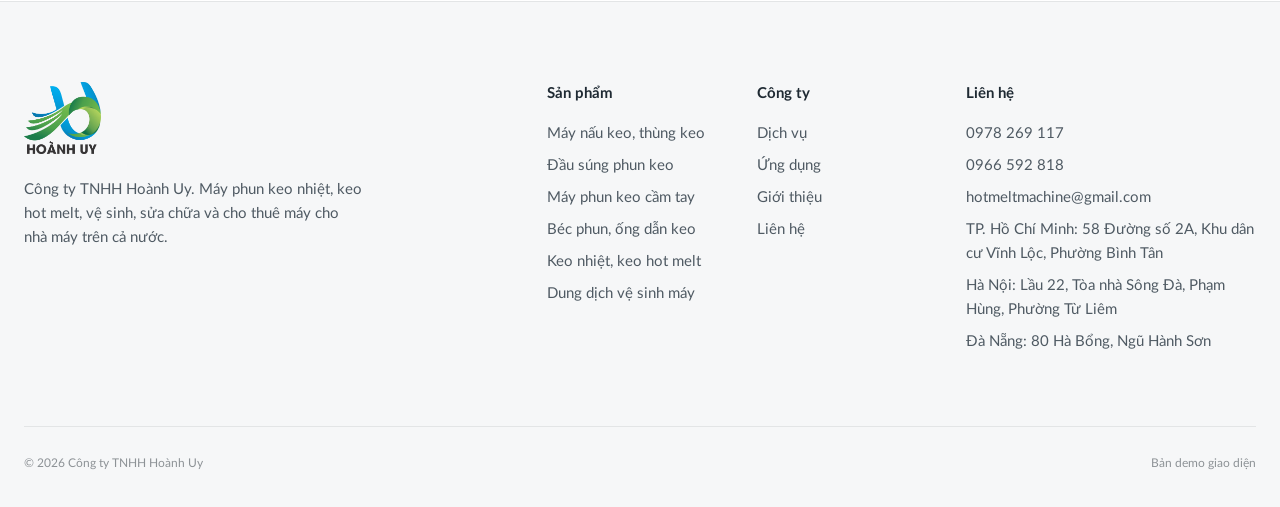
<file: lien-he.html>
<!doctype html>
<html lang="vi">
<head>
<meta charset="utf-8">
<meta name="viewport" content="width=device-width, initial-scale=1">
<title>Liên hệ | Hoành Uy</title>
<meta name="description" content="Liên hệ Công ty TNHH Hoành Uy: 0978 269 117 - 0966 592 818, hotmeltmachine@gmail.com. Văn phòng TP.HCM, Hà Nội, Đà Nẵng.">
<meta property="og:title" content="Liên hệ | Hoành Uy">
<meta property="og:description" content="Liên hệ Công ty TNHH Hoành Uy: 0978 269 117 - 0966 592 818, hotmeltmachine@gmail.com. Văn phòng TP.HCM, Hà Nội, Đà Nẵng.">
<meta property="og:type" content="website">
<meta name="theme-color" content="#ffffff">
<link rel="icon" href="assets/favicon.png">
<link rel="preload" href="assets/fonts/lato-light.woff" as="font" type="font/woff" crossorigin>
<link rel="preload" href="assets/fonts/lato-normal.woff" as="font" type="font/woff" crossorigin>
<link rel="stylesheet" href="site.css">
</head>
<body data-page="lien-he">
<main>
<div class="wrap">
 <div class="phd"><nav class="crumb lb"><a href="index.html">Trang chủ</a><span>Liên hệ</span></nav><h1 class="h6">Liên hệ</h1><p class="p3">Gọi, nhắn Zalo hoặc gửi yêu cầu. Kỹ sư sẽ liên hệ lại để tư vấn và báo giá.</p></div>
</div>
<section class="sec" style="padding-top:0">
 <div class="wrap g ct">
  <div class="a rv"><dl class="kv" id="kv"></dl></div>
  <div class="b rv" style="--d:.08s">
   <form class="fm" id="fm" novalidate>
    <label class="lb">Họ tên *<input name="ten" required autocomplete="name"></label>
    <label class="lb">Công ty<input name="cty" autocomplete="organization"></label>
    <label class="lb">Điện thoại *<input name="dt" type="tel" required autocomplete="tel"></label>
    <label class="lb">Email<input name="em" type="email" autocomplete="email"></label>
    <label class="lb full">Nội dung *<textarea name="nd" required placeholder="Loại sản phẩm, tốc độ chuyền, loại keo đang dùng..."></textarea></label>
    <p class="note">Bản demo: bấm Gửi sẽ mở ứng dụng email trên máy bạn với nội dung đã điền, gửi tới hotmeltmachine@gmail.com. Chưa có máy chủ nhận form.</p>
    <div class="full"><button class="btn" type="submit">Gửi yêu cầu <svg viewBox="0 0 24 24"><path d="M4 12h16M14 6l6 6-6 6"/></svg></button></div>
    <p class="msg" id="msg" role="status"></p>
   </form>
  </div>
 </div>
 <div class="wrap"><div class="map"><iframe title="Bản đồ văn phòng TP.HCM" loading="lazy" src="https://maps.google.com/maps?q=58%20%C4%90%C6%B0%E1%BB%9Dng%20s%E1%BB%91%202A%2C%20Khu%20d%C3%A2n%20c%C6%B0%20V%C4%A9nh%20L%E1%BB%99c%2C%20B%C3%ACnh%20T%C3%A2n%2C%20H%E1%BB%93%20Ch%C3%AD%20Minh&amp;z=15&amp;output=embed"></iframe></div></div>
</section>
</main>
<script src="du-lieu.js"></script>
<script src="san-pham-du-lieu.js"></script>
<script src="site.js"></script>
</body>
</html>
</file>
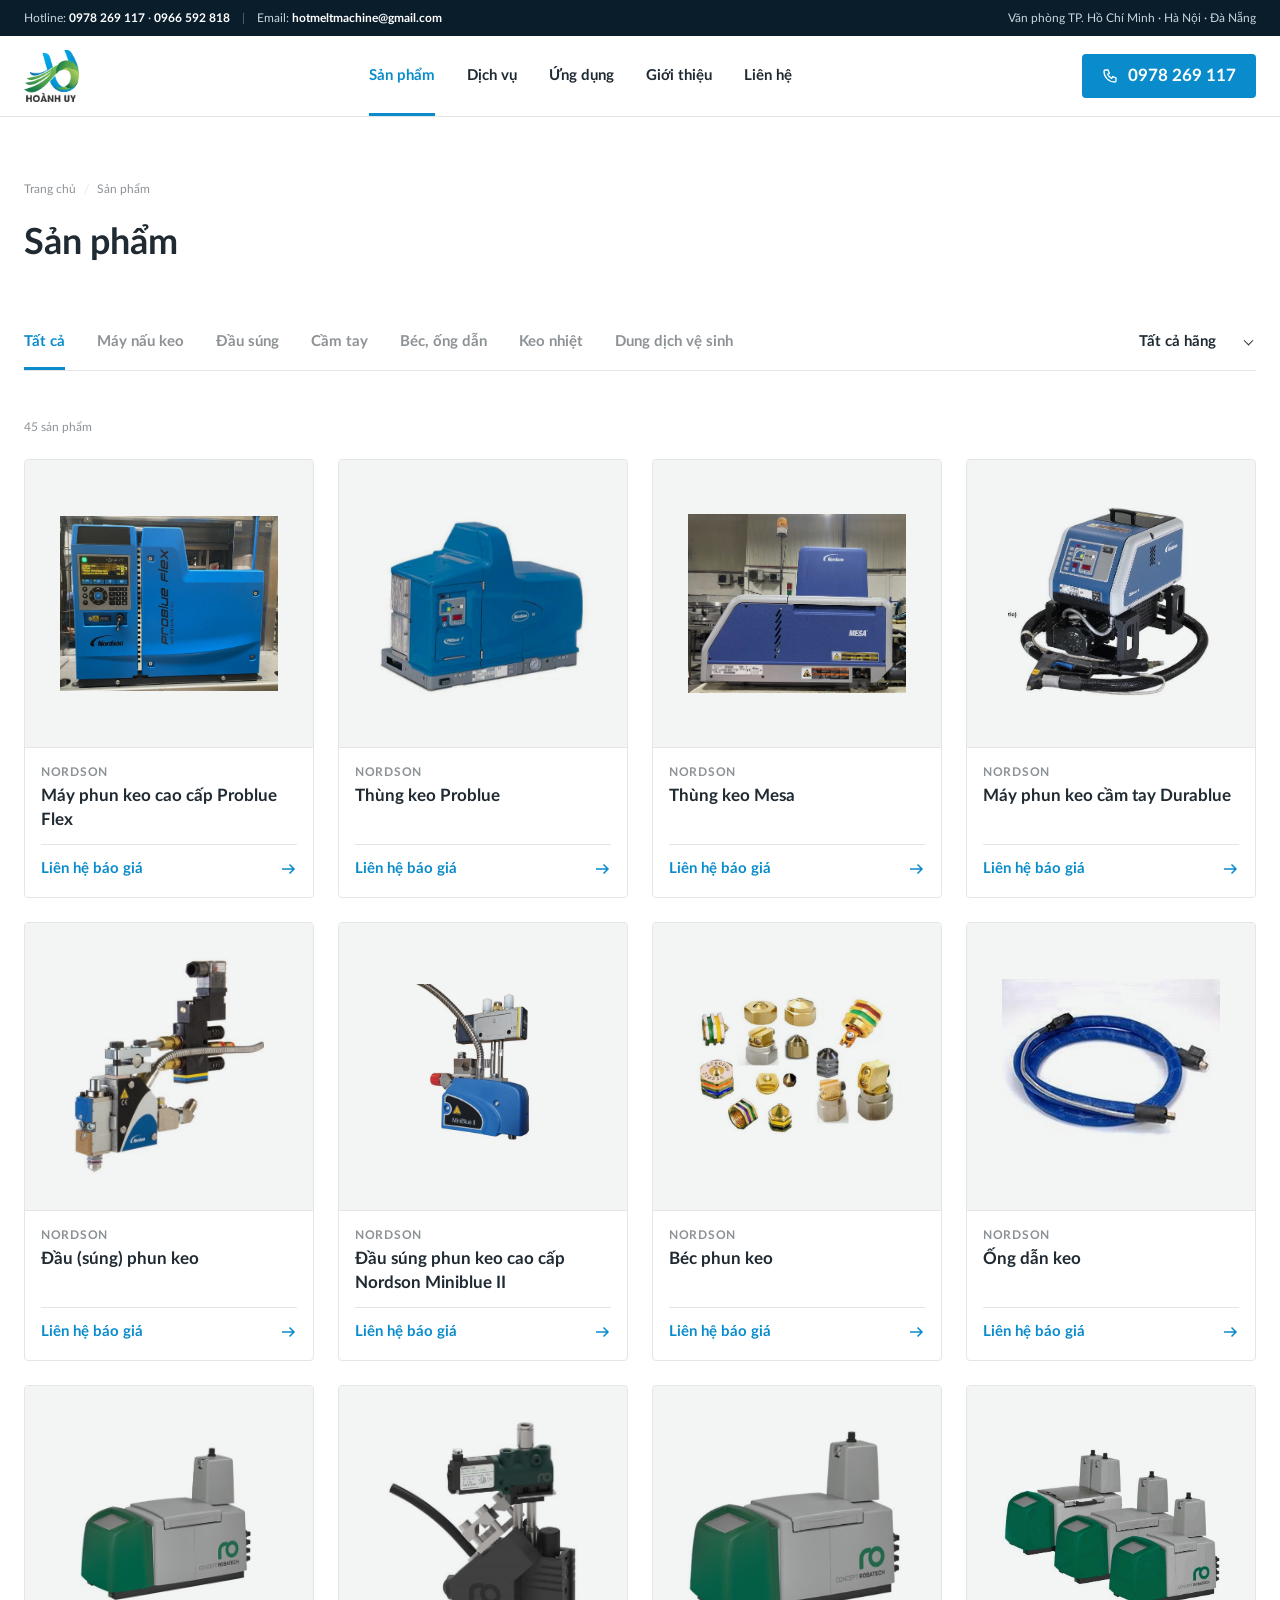
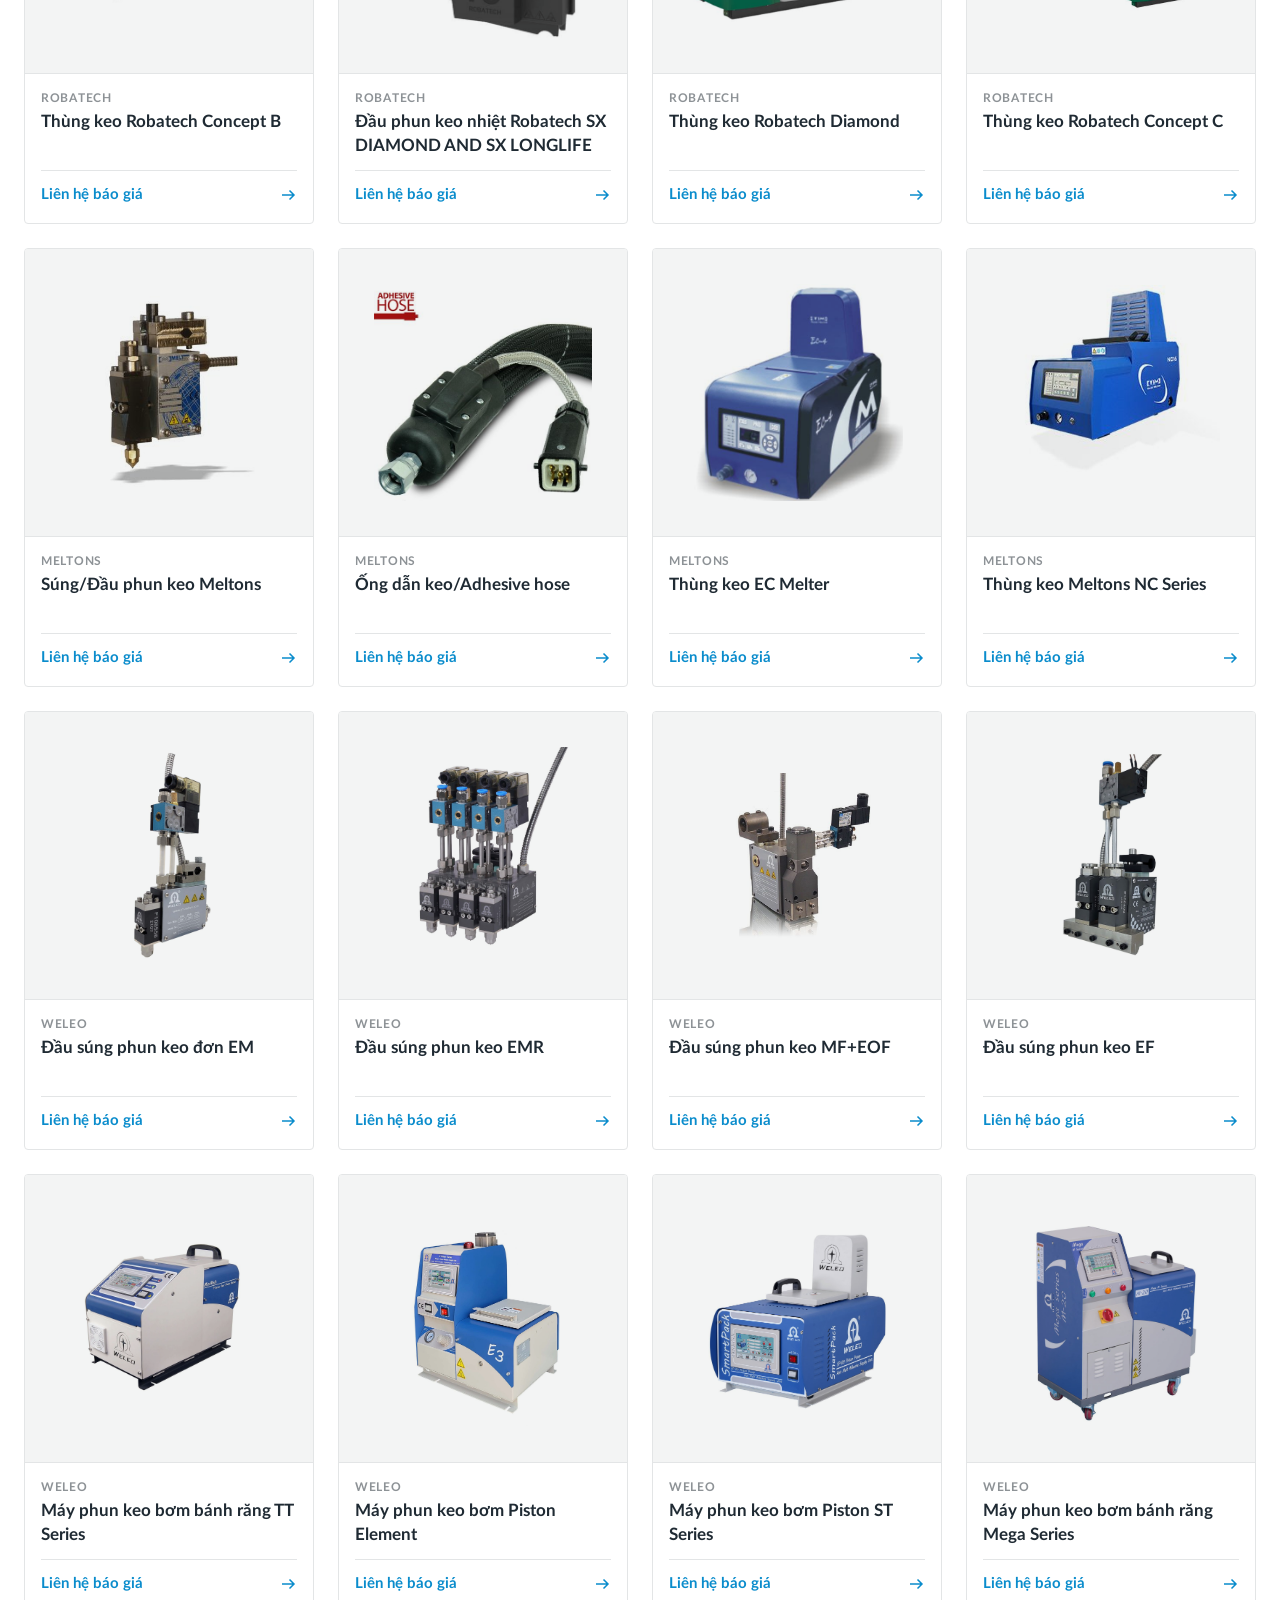
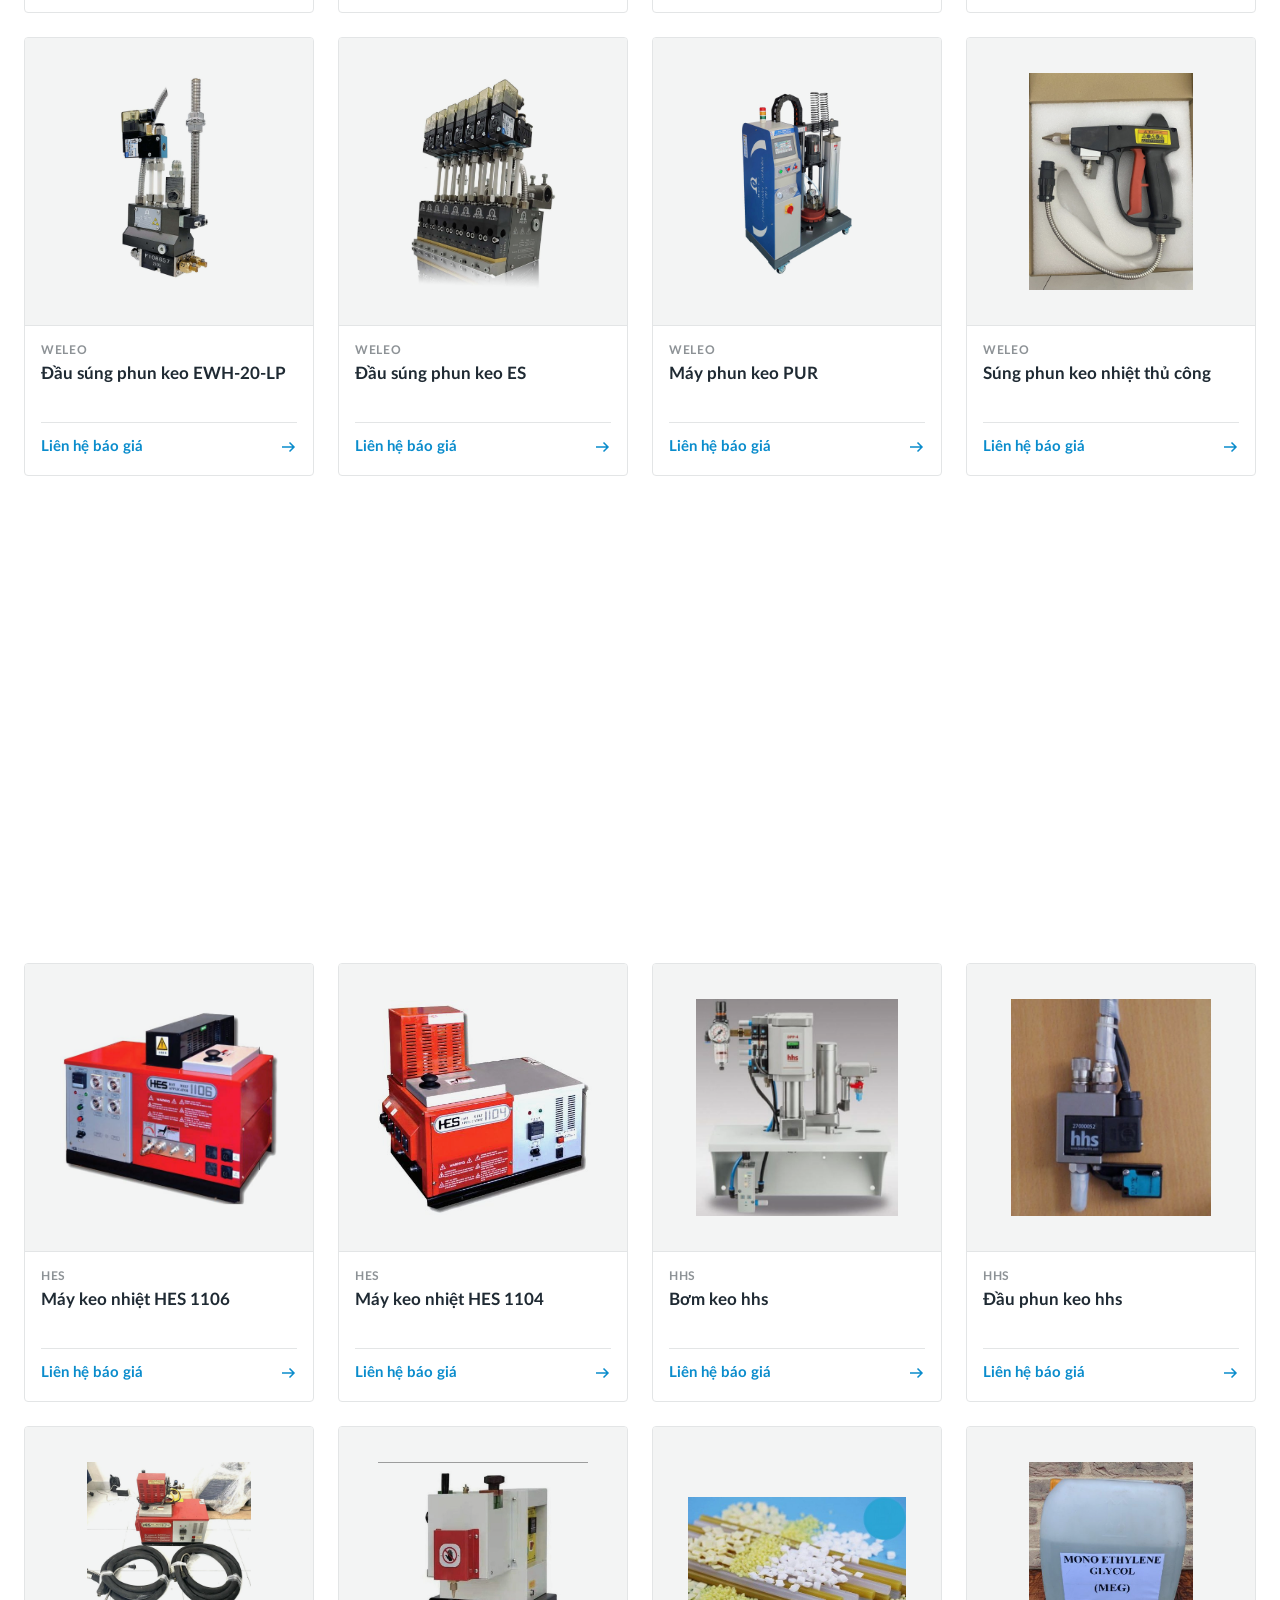
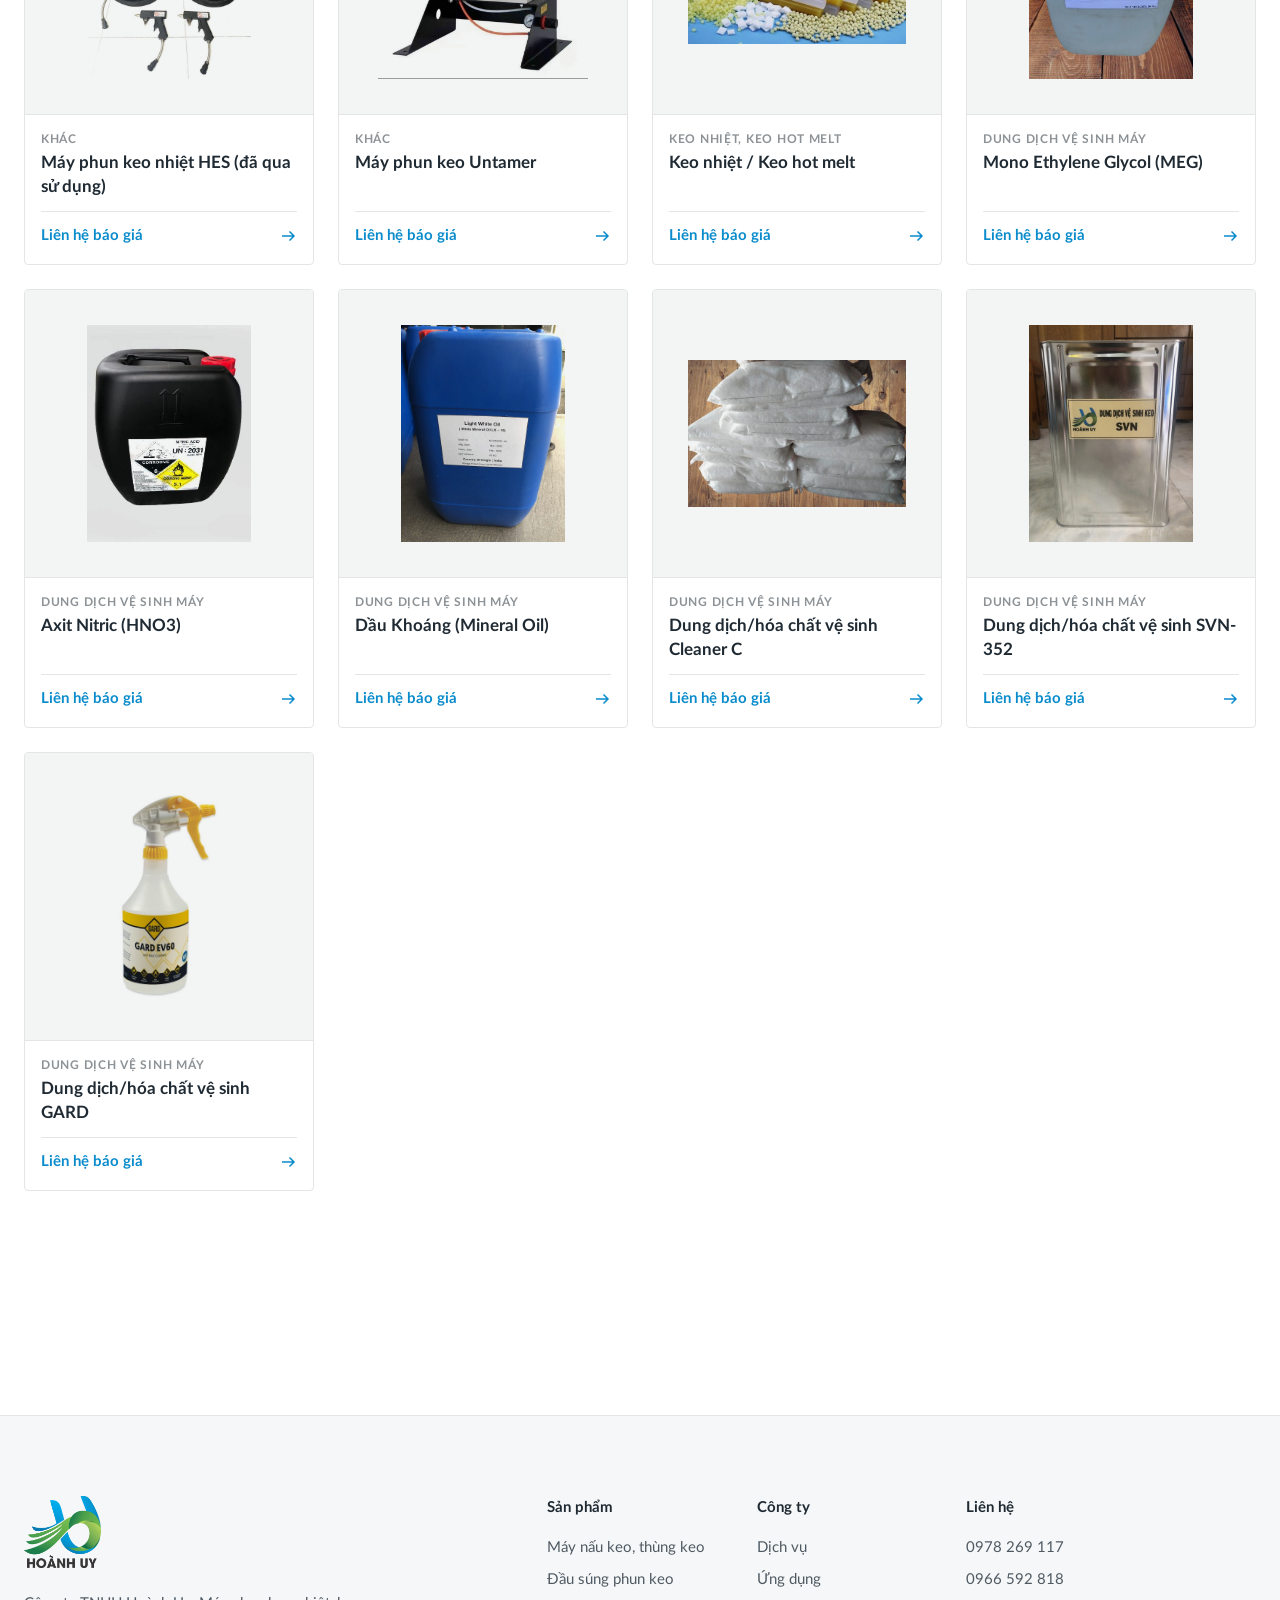
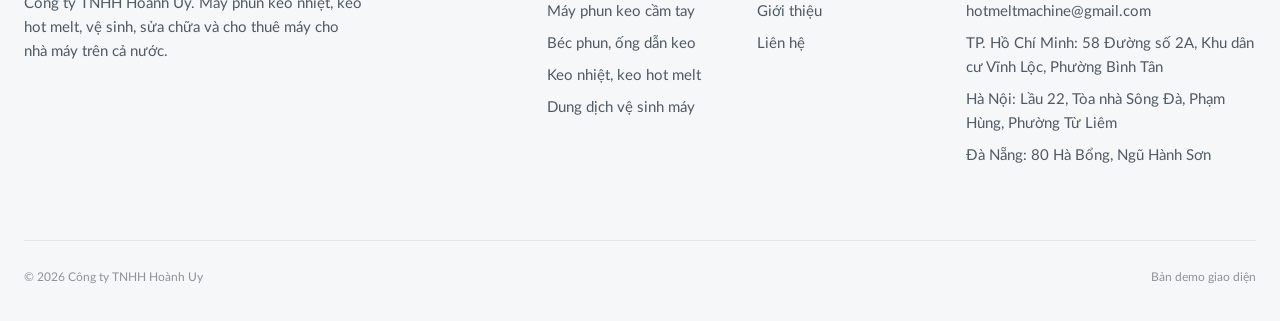
<file: san-pham.html>
<!doctype html>
<html lang="vi">
<head>
<meta charset="utf-8">
<meta name="viewport" content="width=device-width, initial-scale=1">
<title>Sản phẩm | Hoành Uy</title>
<meta name="description" content="Máy nấu keo, đầu súng phun keo, máy cầm tay, béc phun, ống dẫn keo, keo hot melt và dung dịch vệ sinh máy keo nhiệt.">
<meta property="og:title" content="Sản phẩm | Hoành Uy">
<meta property="og:description" content="Máy nấu keo, đầu súng phun keo, máy cầm tay, béc phun, ống dẫn keo, keo hot melt và dung dịch vệ sinh máy keo nhiệt.">
<meta property="og:type" content="website">
<meta name="theme-color" content="#ffffff">
<link rel="icon" href="assets/favicon.png">
<link rel="preload" href="assets/fonts/lato-light.woff" as="font" type="font/woff" crossorigin>
<link rel="preload" href="assets/fonts/lato-normal.woff" as="font" type="font/woff" crossorigin>
<link rel="stylesheet" href="site.css">
</head>
<body data-page="san-pham">
<main>
<div class="wrap">
 <div class="phd"><nav class="crumb lb"><a href="index.html">Trang chủ</a><span>Sản phẩm</span></nav><h1 class="h6" id="pgT">Sản phẩm</h1></div>
 <div class="flt"><div class="tabs" id="tabs"></div><label class="sel"><span class="lb" style="position:absolute;left:-9999px">Lọc theo hãng</span><select id="hang"></select></label></div>
 <p class="lb cnt" id="cnt"></p>
 <div class="grid4" id="grid"></div>
 <div class="empty" id="empty" hidden><p class="p3">Chưa có sản phẩm khớp bộ lọc.</p><p style="margin-top:24px"><button class="btn o" id="reset">Xem tất cả</button></p></div>
</div>
<div class="sec"></div>
</main>
<script src="du-lieu.js"></script>
<script src="san-pham-du-lieu.js"></script>
<script src="site.js"></script>
</body>
</html>
</file>
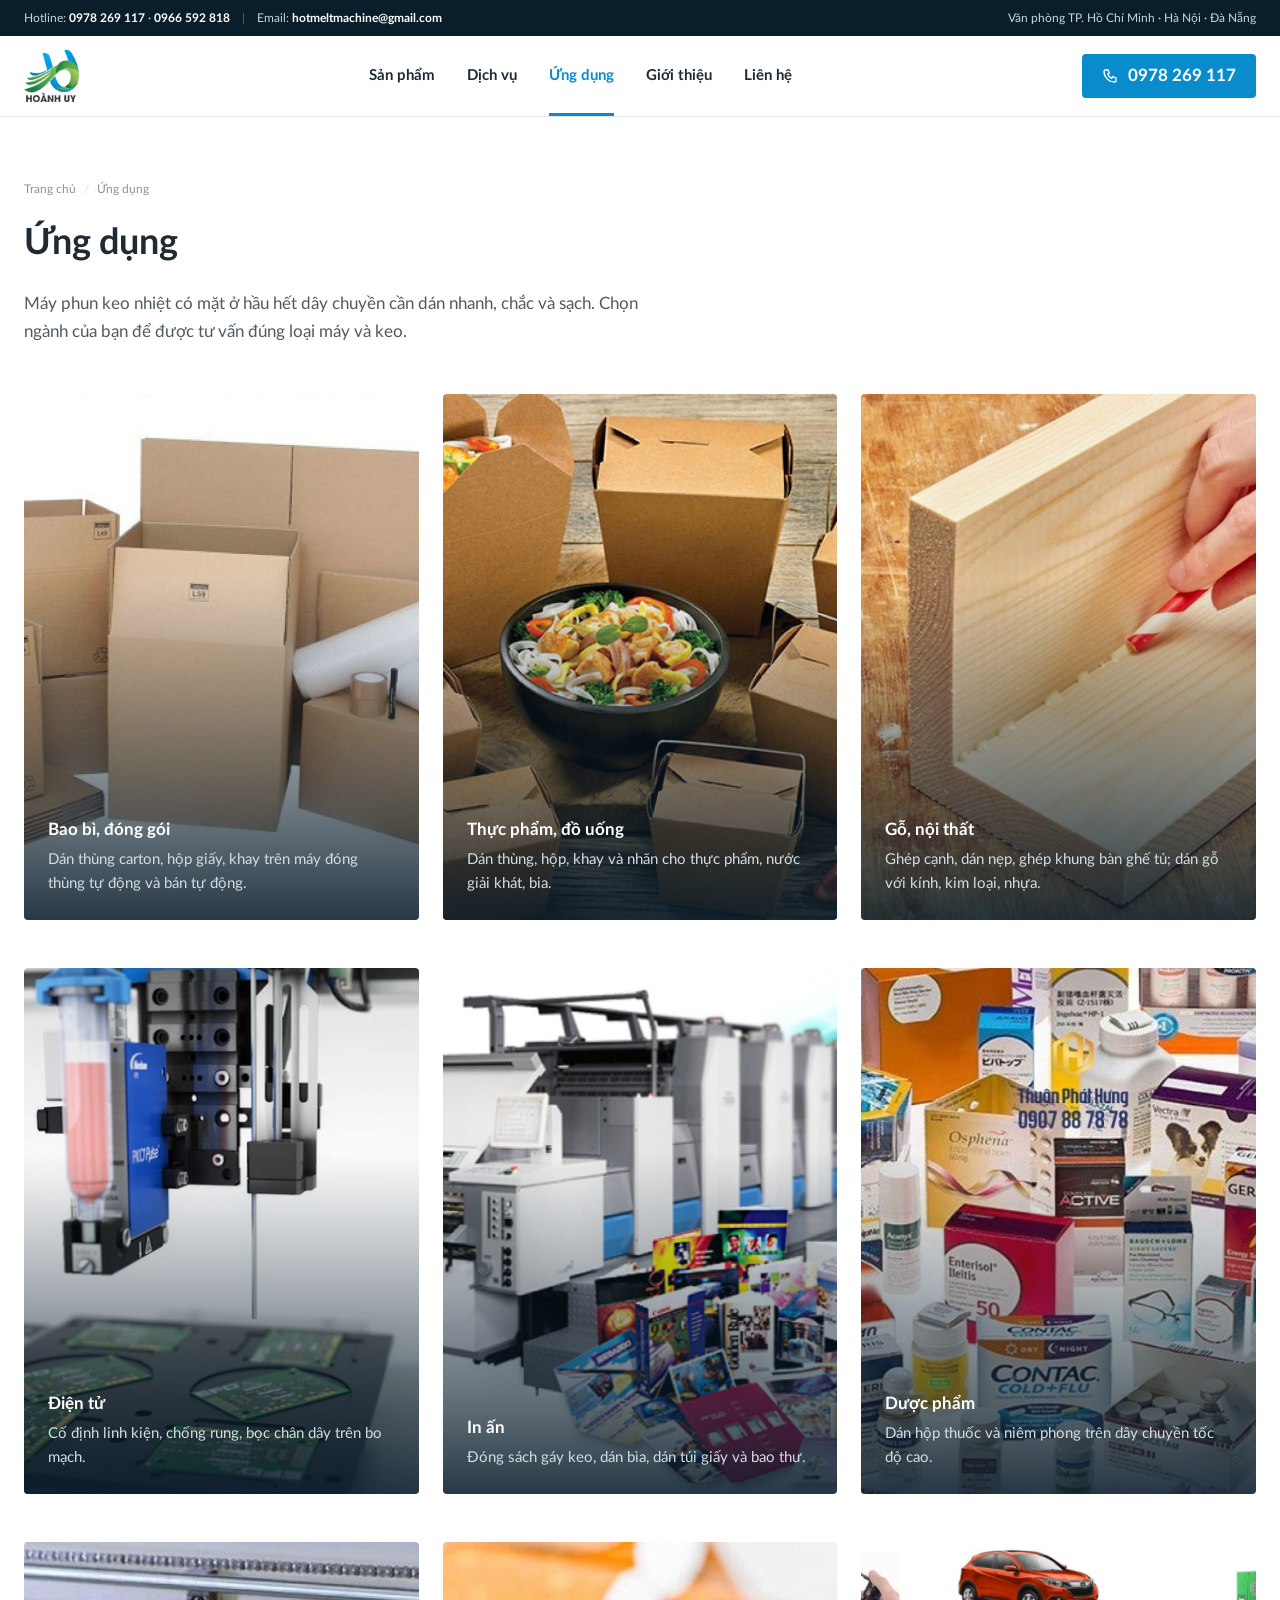
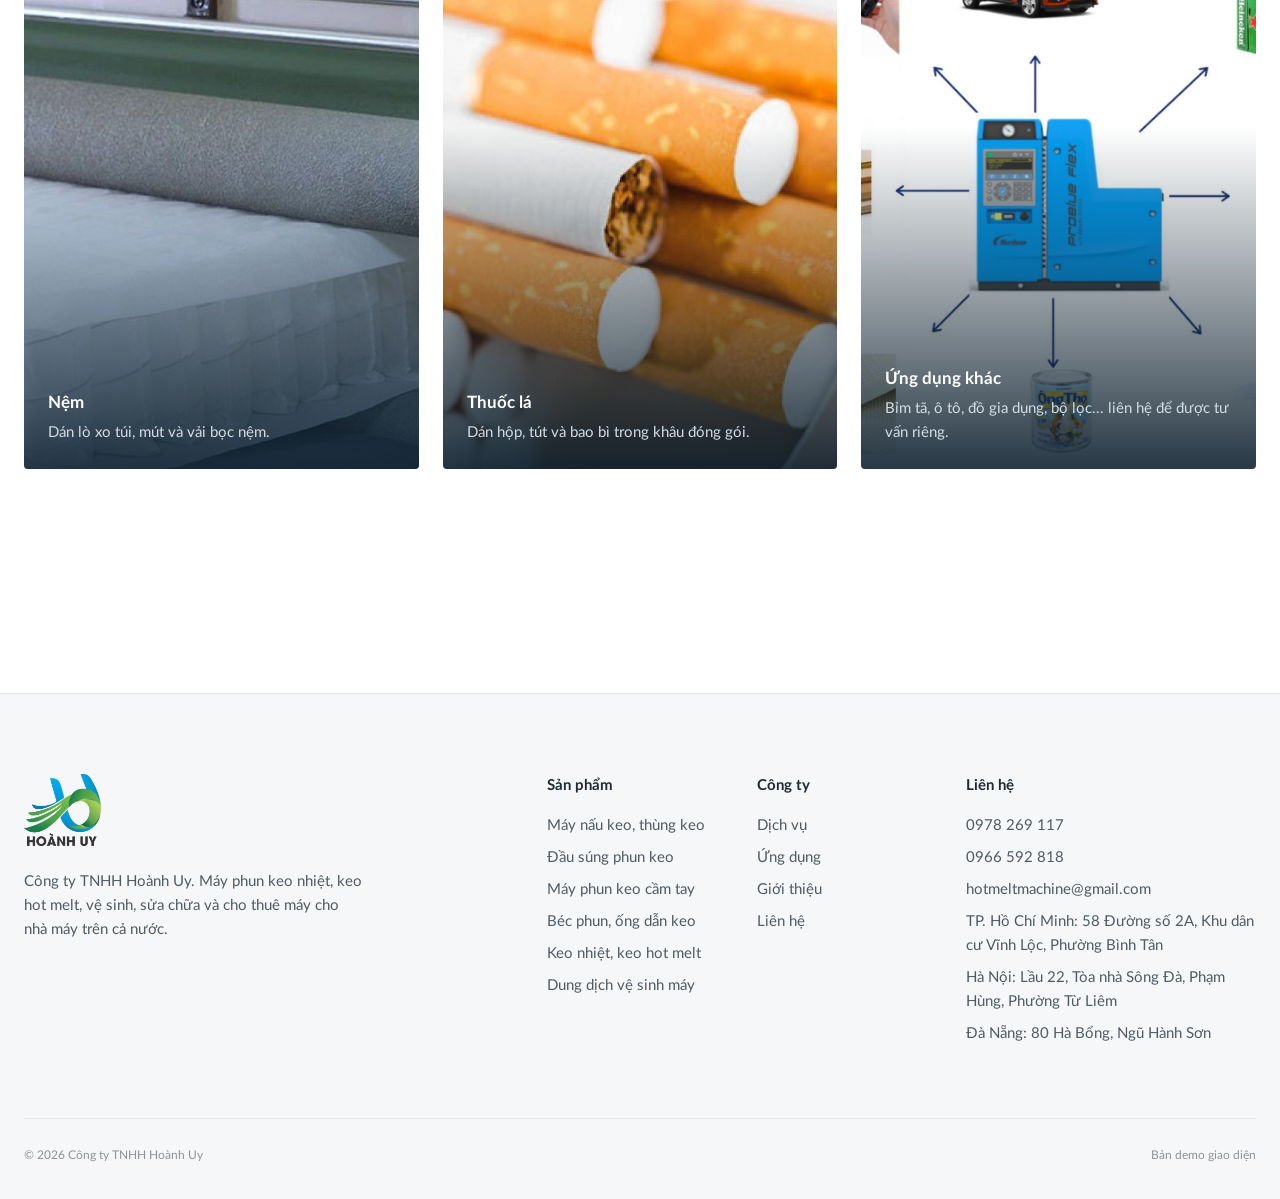
<file: ung-dung.html>
<!doctype html>
<html lang="vi">
<head>
<meta charset="utf-8">
<meta name="viewport" content="width=device-width, initial-scale=1">
<title>Ứng dụng | Hoành Uy</title>
<meta name="description" content="Ứng dụng máy phun keo nhiệt trong ngành bao bì, thực phẩm, gỗ, điện tử, in ấn, dược phẩm, nệm, thuốc lá.">
<meta property="og:title" content="Ứng dụng | Hoành Uy">
<meta property="og:description" content="Ứng dụng máy phun keo nhiệt trong ngành bao bì, thực phẩm, gỗ, điện tử, in ấn, dược phẩm, nệm, thuốc lá.">
<meta property="og:type" content="website">
<meta name="theme-color" content="#ffffff">
<link rel="icon" href="assets/favicon.png">
<link rel="preload" href="assets/fonts/lato-light.woff" as="font" type="font/woff" crossorigin>
<link rel="preload" href="assets/fonts/lato-normal.woff" as="font" type="font/woff" crossorigin>
<link rel="stylesheet" href="site.css">
</head>
<body data-page="ung-dung">
<main>
<div class="wrap">
 <div class="phd"><nav class="crumb lb"><a href="index.html">Trang chủ</a><span>Ứng dụng</span></nav><h1 class="h6">Ứng dụng</h1><p class="p3">Máy phun keo nhiệt có mặt ở hầu hết dây chuyền cần dán nhanh, chắc và sạch. Chọn ngành của bạn để được tư vấn đúng loại máy và keo.</p></div>
 <div class="grid3" id="indGrid"></div>
</div>
<div class="sec"></div>
</main>
<script src="du-lieu.js"></script>
<script src="san-pham-du-lieu.js"></script>
<script src="site.js"></script>
</body>
</html>
</file>
<file: site.css>
/* HOÀNH UY — máy phun keo nhiệt
   Nguyên tắc: kiểu catalogue công nghiệp — chữ đậm, rõ, thông tin trước, máy là nhân vật chính.
   Một font (Lato, bản có dấu tiếng Việt, tự lưu), 7 cỡ chữ cố định, lưới 12 cột khe 24px, khung 1320px.
   Màu lấy từ logo (xanh dương), dùng tiết chế: nút, liên kết, đường nhấn. */

@font-face{font-family:Lato;font-weight:100;font-display:swap;src:url(assets/fonts/lato-thin.woff) format("woff")}
@font-face{font-family:Lato;font-weight:300;font-display:swap;src:url(assets/fonts/lato-light.woff) format("woff")}
@font-face{font-family:Lato;font-weight:400;font-display:swap;src:url(assets/fonts/lato-normal.woff) format("woff")}
@font-face{font-family:Lato;font-weight:700;font-display:swap;src:url(assets/fonts/lato-bold.woff) format("woff")}

:root{
 --ink:#1f2a33; --text:#4f5a63; --navy:#15384f; --mute:#8d9296; --line:#e3e5e6; --soft:#f3f4f4; --dark:#212528;
 --blue:#0a8ccc; --blue-d:#076fa3;
 /* 7 cỡ chữ */
 --t1:12px; --t2:15px; --t3:17px; --t4:20px; --t5:26px; --t6:36px; --t7:48px;
 --gap:24px; --sec:112px; --hh:80px;
 --ease:cubic-bezier(.2,.7,.1,1);
}
*{box-sizing:border-box;margin:0;padding:0}
html{scroll-behavior:smooth;-webkit-text-size-adjust:100%}
body{font-family:Lato,system-ui,sans-serif;font-size:var(--t2);line-height:24px;letter-spacing:0;color:var(--text);background:#fff;-webkit-font-smoothing:antialiased;overflow-x:hidden}
a{color:inherit;text-decoration:none;transition:color .2s}
img{display:block;max-width:100%}
ul,ol{list-style:none}
button,input,select,textarea{font:inherit;color:inherit;letter-spacing:inherit}
[id]{scroll-margin-top:calc(var(--hh) + 24px)}
:focus-visible{outline:2px solid var(--blue);outline-offset:3px}

/* ---------- Khung & lưới ---------- */
.wrap{max-width:calc(1320px + 2 * var(--gap));margin:0 auto;padding:0 var(--gap)}
.g{display:grid;grid-template-columns:repeat(12,minmax(0,1fr));gap:var(--gap)}
.sec{padding:var(--sec) 0}
.sec+.sec{padding-top:0}

/* ---------- Chữ ---------- */
.lb{font-size:var(--t1);line-height:16px;letter-spacing:.06em;text-transform:uppercase;font-weight:700;color:var(--mute)}
.up{text-transform:uppercase;font-weight:300}
h1,h2,h3,h4{font-weight:700;color:var(--ink)}
.h7{font-size:var(--t7);line-height:1.15;letter-spacing:-.01em;font-weight:700}
.h6{font-size:var(--t6);line-height:1.25;letter-spacing:-.005em}
.h5{font-size:var(--t5);line-height:1.35}
.h4{font-size:var(--t5);line-height:1.3}
.lead{font-size:var(--t4);line-height:32px;font-weight:400;color:var(--ink)}
.p3{font-size:var(--t3);line-height:28px}

/* ---------- Nút ---------- */
.btn{display:inline-flex;align-items:center;justify-content:center;gap:12px;min-height:48px;padding:0 24px;background:var(--blue);color:#fff;border:1px solid var(--blue);border-radius:4px;font-size:var(--t2);font-weight:700;cursor:pointer;transition:background .2s,border-color .2s,color .2s}
.btn:hover{background:var(--blue-d);border-color:var(--blue-d)}
.btn.o{background:none;color:var(--ink);border-color:var(--ink)}
.btn.o:hover{background:var(--ink);color:#fff}
.btn svg{width:18px;height:18px;fill:none;stroke:currentColor;stroke-width:2}
.lk{font-size:var(--t2);font-weight:700;color:var(--blue);white-space:nowrap}
.lk:hover{color:var(--blue-d);text-decoration:underline}

/* ---------- Header ---------- */
.hdr{position:sticky;top:0;z-index:30;background:#fff;border-bottom:1px solid var(--line);transition:box-shadow .3s}
.hdr.sc{box-shadow:0 6px 24px rgba(0,0,0,.05)}
.nav{height:var(--hh);display:grid;grid-template-columns:auto 1fr auto;align-items:center;gap:var(--gap)}
.logo{display:flex;align-items:center;gap:12px}
.logo img{height:52px;width:auto}
.menu{display:flex;justify-content:center;gap:32px}
.menu>li{position:relative}
.menu>li>a{display:block;line-height:var(--hh);font-size:var(--t2);font-weight:700;color:var(--ink)}
.menu>li>a:hover,.menu>li>a.on{color:var(--blue)}
.menu>li>a.on{box-shadow:inset 0 -3px 0 var(--blue)}
.sub{position:absolute;top:100%;left:-28px;min-width:280px;background:#fff;border:1px solid var(--line);padding:16px 28px;opacity:0;visibility:hidden;transform:translateY(-6px);transition:opacity .2s,transform .2s var(--ease),visibility 0s .2s}
.menu>li:hover .sub,.menu>li:focus-within .sub{opacity:1;visibility:visible;transform:none;transition:opacity .2s,transform .2s var(--ease)}
.sub a{display:block;padding:8px 0;color:var(--text)}
.sub a:hover{color:var(--blue)}
.tools{display:flex;align-items:center;gap:16px}
.tel{display:flex;align-items:center;gap:10px;min-height:44px;padding:0 20px;background:var(--blue);border-radius:4px;color:#fff;font-size:var(--t3);font-weight:700;transition:background .2s}
.tel:hover{background:var(--blue-d)}
.tel svg{width:16px;height:16px;fill:none;stroke:currentColor;stroke-width:2}
.burger{display:none;width:44px;height:44px;align-items:center;justify-content:center;background:none;border:0;cursor:pointer}
.burger svg{width:24px;height:24px;fill:none;stroke:var(--ink);stroke-width:1.25}
.mnav{display:none}

/* ---------- Hero ---------- */
.hero{background:var(--soft);overflow:hidden}
.hero .g{min-height:min(calc(100vh - var(--hh)),760px);align-items:center;padding-block:64px}
.hero-t{grid-column:1/6}
.hero-t .lb{margin-bottom:24px}
.hero-t h1{margin-bottom:24px}
.hero-t p.p3{max-width:440px;margin-bottom:40px}
.hero-b{display:flex;flex-wrap:wrap;gap:16px}
.hero-s{grid-column:6/13;position:relative;align-self:stretch;display:flex;flex-direction:column;justify-content:center}
.stage{position:relative;height:min(520px,52vh);min-height:340px}
.stage figure{position:absolute;inset:0;opacity:0;transition:opacity .8s ease}
.stage figure.on{opacity:1}
.stage img{width:100%;height:100%;object-fit:contain;mix-blend-mode:multiply;transform:scale(1.03);transition:transform 1.4s var(--ease)}
.stage figure.on img{transform:none}
.cap{display:flex;justify-content:space-between;align-items:flex-end;gap:var(--gap);border-top:1px solid #d6d9da;padding-top:16px;margin-top:24px;min-height:57px}
.cap a{display:block}
.cap b{display:block;font-weight:400;color:var(--ink);font-size:var(--t2);letter-spacing:.16em;text-transform:uppercase}
.dots{display:flex;gap:16px}
.dots button{background:none;border:0;cursor:pointer;font-size:var(--t1);letter-spacing:.18em;color:var(--mute);min-width:32px;min-height:32px;padding:0}
.dots button.on{color:var(--ink);box-shadow:inset 0 -1px 0 var(--ink)}

/* ---------- Đầu khối ---------- */
.hd{display:flex;justify-content:space-between;align-items:baseline;gap:var(--gap);border-top:1px solid var(--line);padding-top:24px;margin-bottom:40px}

/* ---------- Lời dẫn ---------- */
.say .lb{grid-column:1/4;padding-top:10px}
.say .lead{grid-column:4/12}

/* ---------- Danh mục ---------- */
.cats{display:grid;grid-template-columns:repeat(3,minmax(0,1fr));gap:var(--gap)}
.cat{display:grid;grid-template-columns:120px 1fr;gap:24px;align-items:center;padding:24px;background:var(--soft);transition:background .3s}
.cat:hover{background:#ebeded}
.cat .im{height:120px}
.cat img{width:100%;height:100%;object-fit:contain;mix-blend-mode:multiply;transition:transform .8s var(--ease)}
.cat:hover img{transform:scale(1.05)}
.cat h3{font-size:var(--t2);line-height:24px;letter-spacing:.14em;text-transform:uppercase;font-weight:400;color:var(--ink);margin-bottom:8px}
.cat .lb{display:flex;align-items:center;gap:8px}
.cat:hover .lb{color:var(--blue)}

/* ---------- Thẻ sản phẩm ---------- */
.grid4{display:grid;grid-template-columns:repeat(4,minmax(0,1fr));gap:40px var(--gap)}
.pc{display:block}
.pc .im{aspect-ratio:1/1;background:var(--soft);padding:12%;overflow:hidden}
.pc img{width:100%;height:100%;object-fit:contain;mix-blend-mode:multiply;transition:transform .8s var(--ease)}
.pc:hover img{transform:scale(1.05)}
.pc .lb{margin-top:16px}
.pc h3{font-size:var(--t3);line-height:24px;font-weight:400;color:var(--ink);margin-top:4px;display:-webkit-box;-webkit-line-clamp:2;-webkit-box-orient:vertical;overflow:hidden;min-height:48px;transition:color .2s}
.pc:hover h3{color:var(--blue)}

/* ---------- Hãng ---------- */
.brands{display:grid;grid-template-columns:repeat(7,minmax(0,1fr));border-top:1px solid var(--line);border-bottom:1px solid var(--line)}
.brands a{display:flex;align-items:center;justify-content:center;height:96px;font-size:var(--t3);letter-spacing:.2em;text-transform:uppercase;font-weight:300;color:var(--ink);border-left:1px solid var(--line);transition:color .2s,background .2s;text-align:center;padding:0 8px}
.brands a:first-child{border-left:0}
.brands a:hover{color:var(--blue);background:var(--soft)}

/* ---------- Dịch vụ (nền tối) ---------- */
.dark{background:var(--dark);color:#a9afb3}
.dark .hd{border-color:#3a3f43}
.dark h2,.dark h3{color:#fff}
.dark .lb{color:#8b9195}
.svc{border-top:1px solid #3a3f43}
.svc a{display:grid;grid-template-columns:repeat(12,minmax(0,1fr));gap:var(--gap);align-items:baseline;padding:32px 0;border-bottom:1px solid #3a3f43}
.svc .n{grid-column:1/2;font-size:var(--t1);letter-spacing:.18em;color:#8b9195}
.svc h3{grid-column:2/7;font-size:var(--t4);line-height:32px;letter-spacing:.16em;text-transform:uppercase;font-weight:300;transition:color .2s}
.svc p{grid-column:7/12}
.svc .ar{grid-column:12/13;justify-self:end;color:#fff;transition:transform .3s var(--ease)}
.svc .ar svg{width:20px;height:20px;fill:none;stroke:currentColor;stroke-width:1.25;display:block}
.svc a:hover h3{color:#7cc8ee}
.svc a:hover .ar{transform:translateX(6px)}

/* ---------- Hàng ngang (ứng dụng) ---------- */
.rowtools{display:flex;align-items:center;gap:8px}
.rowtools button{width:44px;height:44px;border:1px solid var(--line);background:#fff;cursor:pointer;display:flex;align-items:center;justify-content:center;transition:border-color .2s,opacity .2s}
.rowtools button:hover{border-color:var(--ink)}
.rowtools button:disabled{opacity:.35;cursor:default}
.rowtools svg{width:16px;height:16px;fill:none;stroke:var(--ink);stroke-width:1.5}
.row{display:grid;grid-auto-flow:column;grid-auto-columns:calc((100% - 3 * var(--gap)) / 4);gap:var(--gap);overflow-x:auto;scroll-snap-type:x mandatory;scrollbar-width:none;scroll-behavior:smooth}
.row::-webkit-scrollbar{display:none}
.ind{scroll-snap-align:start;display:block}
.ind .im{aspect-ratio:4/3;overflow:hidden;background:var(--soft)}
.ind img{width:100%;height:100%;object-fit:cover;transition:transform .8s var(--ease)}
.ind:hover img{transform:scale(1.04)}
.ind h3{margin-top:16px;font-size:var(--t2);letter-spacing:.14em;text-transform:uppercase;font-weight:400;color:var(--ink)}
.ind p{margin-top:4px}

/* ---------- Kêu gọi liên hệ ---------- */
.cta{background:var(--soft)}
.cta .g{padding-block:var(--sec);align-items:start}
.cta h2{grid-column:1/7}
.cta .r{grid-column:8/13}
.offs li{display:grid;grid-template-columns:140px 1fr;gap:16px;padding:16px 0;border-top:1px solid #dfe2e3}
.offs li:last-child{border-bottom:1px solid #dfe2e3}
.offs b{font-weight:400;color:var(--ink)}
.cta .btns{display:flex;flex-wrap:wrap;gap:16px;margin-top:32px}

/* ---------- Footer ---------- */
.ftr{background:#fff;border-top:1px solid var(--line);padding:80px 0 32px}
.ftr .logo img{height:72px}
.f1{grid-column:1/5}
.f1 p{margin-top:24px;max-width:340px}
.f2{grid-column:6/8}.f3{grid-column:8/10}.f4{grid-column:10/13}
.ftr h4{font-size:var(--t1);letter-spacing:.18em;text-transform:uppercase;font-weight:400;color:var(--ink);margin-bottom:16px}
.ftr li{margin-bottom:8px}
.ftr a:hover{color:var(--blue)}
.fb{display:flex;justify-content:space-between;gap:var(--gap);margin-top:64px;padding-top:24px;border-top:1px solid var(--line);font-size:var(--t1);letter-spacing:.12em;color:var(--mute)}

/* ---------- Thanh gọi cố định (điện thoại) ---------- */
.mbar{display:none}

/* ---------- Trang con ---------- */
.phd{padding:64px 0 48px}
.crumb{display:flex;flex-wrap:wrap;gap:8px;margin-bottom:24px}
.crumb a:hover{color:var(--blue)}
.crumb span+span::before,.crumb a+span::before,.crumb a+a::before{content:"/";margin-right:8px;color:var(--line)}
.phd p.p3{max-width:640px;margin-top:24px}

/* Bộ lọc */
.flt{display:flex;justify-content:space-between;align-items:center;gap:var(--gap);border-top:1px solid var(--line);border-bottom:1px solid var(--line);margin-bottom:48px}
.tabs{display:flex;gap:32px;overflow-x:auto;scrollbar-width:none}
.tabs::-webkit-scrollbar{display:none}
.tabs button{background:none;border:0;cursor:pointer;white-space:nowrap;min-height:56px;font-size:var(--t1);letter-spacing:.16em;text-transform:uppercase;color:var(--mute);transition:color .2s}
.tabs button:hover{color:var(--ink)}
.tabs button.on{color:var(--ink);box-shadow:inset 0 -2px 0 var(--blue)}
.sel{position:relative;flex:none}
.sel select{appearance:none;-webkit-appearance:none;background:none;border:0;min-height:44px;padding:0 28px 0 0;font-size:var(--t1);letter-spacing:.16em;text-transform:uppercase;color:var(--ink);cursor:pointer}
.sel::after{content:"";position:absolute;right:4px;top:50%;width:6px;height:6px;border-right:1px solid var(--ink);border-bottom:1px solid var(--ink);transform:translateY(-70%) rotate(45deg);pointer-events:none}
.cnt{margin-bottom:24px}
.empty{padding:64px 0;text-align:center}

/* Chi tiết */
.pd{align-items:start}
.gal{grid-column:1/7;position:sticky;top:calc(var(--hh) + 24px)}
.gal .main{aspect-ratio:1/1;background:var(--soft);padding:10%;overflow:hidden}
.gal .main img{width:100%;height:100%;object-fit:contain;mix-blend-mode:multiply;transition:opacity .3s}
.thumbs{display:grid;grid-template-columns:repeat(5,minmax(0,1fr));gap:16px;margin-top:16px}
.thumbs button{aspect-ratio:1/1;background:var(--soft);border:1px solid transparent;padding:10%;cursor:pointer;transition:border-color .2s}
.thumbs button.on,.thumbs button:hover{border-color:var(--ink)}
.thumbs img{width:100%;height:100%;object-fit:contain;mix-blend-mode:multiply}
.info{grid-column:8/13}
.info h1{margin:16px 0 24px}
.price{display:flex;justify-content:space-between;align-items:baseline;padding:16px 0;border-top:1px solid var(--line);border-bottom:1px solid var(--line);margin-bottom:32px}
.price b{font-weight:400;color:var(--ink);font-size:var(--t3)}
.desc p{margin-bottom:16px}
.desc ul{margin:0 0 16px}
.desc li{position:relative;padding-left:20px;margin-bottom:8px}
.desc li::before{content:"";position:absolute;left:0;top:11px;width:8px;height:1px;background:var(--blue)}
.info .btns{display:grid;grid-template-columns:1fr 1fr;gap:16px;margin:32px 0}
.info .btns .btn:first-child{grid-column:1/-1}
.spec{border-top:1px solid var(--line)}
.spec div{display:grid;grid-template-columns:140px 1fr;gap:16px;padding:12px 0;border-bottom:1px solid var(--line)}
.spec dd{color:var(--ink)}
.spec a{color:var(--blue)}

/* Dịch vụ trang con */
.sv{align-items:center;padding:48px 0;border-top:1px solid var(--line)}
.sv .im{grid-column:1/7;aspect-ratio:4/3;background:var(--soft);overflow:hidden}
.sv .im img{width:100%;height:100%;object-fit:contain;mix-blend-mode:multiply;padding:8%}
.sv .im.ph img{object-fit:cover;padding:0;mix-blend-mode:normal}
.sv .tx{grid-column:8/13}
.sv:nth-child(even) .im{grid-column:7/13;order:2}
.sv:nth-child(even) .tx{grid-column:1/6;order:1}
.sv .lb{margin-bottom:16px}
.sv h2{margin-bottom:24px}
.sv ul{margin:24px 0 32px}
.sv li{padding:12px 0;border-top:1px solid var(--line);color:var(--ink)}
.sv li:last-child{border-bottom:1px solid var(--line)}

/* Ứng dụng trang con */
.grid3{display:grid;grid-template-columns:repeat(3,minmax(0,1fr));gap:48px var(--gap)}

/* Giới thiệu */
.why{display:grid;grid-template-columns:repeat(4,minmax(0,1fr));gap:var(--gap)}
.why li{border-top:1px solid var(--ink);padding-top:24px}
.why h3{font-size:var(--t2);letter-spacing:.16em;text-transform:uppercase;font-weight:400;margin-bottom:12px}
.quote{grid-column:3/11;text-align:center}
.quote .lb{margin-bottom:24px}
.two .a{grid-column:1/6}.two .b{grid-column:7/13}
.two .b p{margin-bottom:16px}
.list li{padding:12px 0;border-top:1px solid var(--line);color:var(--ink)}
.list li:last-child{border-bottom:1px solid var(--line)}

/* Liên hệ */
.ct .a{grid-column:1/6}
.ct .b{grid-column:7/13}
.ct .a h2{margin-bottom:32px}
.kv{border-top:1px solid var(--line)}
.kv div{display:grid;grid-template-columns:120px 1fr;gap:16px;padding:16px 0;border-bottom:1px solid var(--line)}
.kv dd{color:var(--ink)}
.kv a:hover{color:var(--blue)}
.fm{display:grid;grid-template-columns:1fr 1fr;gap:32px var(--gap)}
.fm .full{grid-column:1/-1}
.fm label{display:block}
.fm input,.fm textarea,.fm select{display:block;width:100%;border:0;border-bottom:1px solid #c9cdcf;background:none;font-size:var(--t3);line-height:24px;color:var(--ink);padding:10px 0;outline:0;border-radius:0;margin-top:4px}
.fm input:focus,.fm textarea:focus{border-color:var(--blue);box-shadow:0 1px 0 var(--blue)}
.fm textarea{resize:vertical;min-height:96px}
.fm .note{grid-column:1/-1;font-size:var(--t1);letter-spacing:.06em;color:var(--mute)}
.fm .msg{grid-column:1/-1;color:var(--blue);min-height:24px}
.map{margin-top:var(--sec);aspect-ratio:21/8;background:var(--soft)}
.map iframe{width:100%;height:100%;border:0;filter:grayscale(1) contrast(.95)}

/* ---------- Hiện dần khi cuộn ---------- */
.rv{opacity:0;transform:translateY(16px);transition:opacity .6s ease,transform .7s var(--ease);transition-delay:var(--d,0s)}
.rv.in{opacity:1;transform:none}
@media (prefers-reduced-motion:reduce){.rv{opacity:1;transform:none;transition:none}*{scroll-behavior:auto!important}}

/* ---------- Máy tính bảng ---------- */
@media (max-width:1100px){
 .menu{gap:28px}
}
@media (max-width:1024px){
 :root{--sec:88px;--t7:44px;--t6:34px}
 .menu,.tools .tel{display:none}
 .burger{display:flex}
 .nav{grid-template-columns:1fr auto}
 .mnav{display:block;position:fixed;inset:var(--hh) 0 0 0;background:#fff;z-index:29;padding:16px var(--gap) 120px;overflow-y:auto;opacity:0;visibility:hidden;transform:translateY(-8px);transition:opacity .25s,transform .25s var(--ease),visibility 0s .25s}
 .mnav.open{opacity:1;visibility:visible;transform:none;transition:opacity .25s,transform .25s var(--ease)}
 .mnav a{display:flex;align-items:center;min-height:56px;border-bottom:1px solid var(--line);font-size:var(--t2);letter-spacing:.16em;text-transform:uppercase;color:var(--ink)}
 .mnav .s a{min-height:44px;padding-left:16px;font-size:var(--t2);letter-spacing:.02em;text-transform:none;color:var(--text)}
 .hero-t{grid-column:1/-1}
 .hero-s{grid-column:1/-1}
 .hero .g{min-height:0;padding-block:56px 40px}
 .cats{grid-template-columns:repeat(2,minmax(0,1fr))}
 .grid4{grid-template-columns:repeat(3,minmax(0,1fr))}
 .brands{grid-template-columns:repeat(4,minmax(0,1fr))}
 .brands a:nth-child(4n+1){border-left:0}
 .brands a:nth-child(n+5){border-top:1px solid var(--line)}
 .row{grid-auto-columns:calc((100% - 2 * var(--gap)) / 3)}
 .say .lb,.say .lead{grid-column:1/-1}
 .svc h3{grid-column:2/8}.svc p{grid-column:2/12}.svc .ar{grid-column:12/13;grid-row:1}
 .cta h2,.cta .r{grid-column:1/-1}
 .f1{grid-column:1/-1}.f2{grid-column:1/5}.f3{grid-column:5/9}.f4{grid-column:9/13}
 .gal,.info{grid-column:1/-1}
 .gal{position:static}
 .sv .im,.sv .tx,.sv:nth-child(even) .im,.sv:nth-child(even) .tx{grid-column:1/-1;order:0}
 .grid3{grid-template-columns:repeat(2,minmax(0,1fr))}
 .why{grid-template-columns:repeat(2,minmax(0,1fr));row-gap:40px}
 .quote{grid-column:1/-1}
 .two .a,.two .b,.ct .a,.ct .b{grid-column:1/-1}
 .map{aspect-ratio:4/3}
}

/* ---------- Điện thoại ---------- */
@media (max-width:640px){
 :root{--gap:16px;--sec:64px;--hh:64px;--t7:32px;--t6:28px;--t5:22px;--t4:18px}
 body{padding-bottom:56px}
 .logo img{height:40px}
 .lead{line-height:1.45}
 .hero .g{padding-block:40px 24px}
 .stage{height:300px;min-height:0}
 .hero-b .btn{flex:1 1 100%}
 .hd{margin-bottom:24px}
 .hd>span.lb{display:none}
 .lk{display:inline-block;padding-top:14px}
 .dots button{min-width:44px;min-height:44px}
 .logo{min-height:44px}
 .cats{grid-template-columns:1fr;gap:12px}
 .cat{grid-template-columns:88px 1fr;padding:16px;gap:16px}
 .cat .im{height:88px}
 .grid4{grid-template-columns:repeat(2,minmax(0,1fr));gap:32px var(--gap)}
 .pc .lb{margin-top:12px;letter-spacing:.12em}
 .pc h3{font-size:var(--t2);line-height:20px;min-height:40px}
 .brands{grid-template-columns:repeat(2,minmax(0,1fr))}
 .brands a{height:72px;font-size:var(--t2)}
 .brands a:nth-child(4n+1){border-left:1px solid var(--line)}
 .brands a:nth-child(2n+1){border-left:0}
 .brands a:nth-child(n+3){border-top:1px solid var(--line)}
 .brands a:last-child{grid-column:1/-1;border-left:0}
 .svc a{padding:24px 0;row-gap:8px}
 .svc .n{grid-column:1/-1}
 .svc h3{grid-column:1/12}
 .svc p{grid-column:1/-1}
 .svc .ar{grid-row:2}
 .row{grid-auto-columns:80%}
 .offs li{grid-template-columns:1fr;gap:4px}
 .cta .btns .btn{flex:1 1 100%}
 .f2,.f3{grid-column:span 6}.f4{grid-column:1/-1}
 .fb{flex-direction:column;gap:8px;margin-top:40px}
 .mbar{display:grid;grid-template-columns:1fr 1fr;position:fixed;left:0;right:0;bottom:0;z-index:40;background:#fff;border-top:1px solid var(--line)}
 .mbar a{display:flex;align-items:center;justify-content:center;gap:8px;height:56px;font-size:var(--t1);letter-spacing:.18em;text-transform:uppercase;color:var(--ink)}
 .mbar a:first-child{background:var(--blue);color:#fff}
 .mbar svg{width:16px;height:16px;fill:none;stroke:currentColor;stroke-width:1.5}
 .phd{padding:40px 0 32px}
 .flt{flex-direction:column;align-items:stretch;gap:0;margin-bottom:32px}
 .tabs{gap:24px}
 .sel{border-top:1px solid var(--line)}
 .sel select{width:100%;min-height:48px}
 .thumbs{gap:8px}
 .info .btns{grid-template-columns:1fr}
 .spec div,.kv div{grid-template-columns:100px 1fr}
 .sv{padding:32px 0}
 .grid3{grid-template-columns:1fr;gap:40px}
 .why{grid-template-columns:1fr;row-gap:32px}
 .fm{grid-template-columns:1fr;gap:24px}
}

/* ============ KIỂU CÔNG NGHIỆP (11/11/2026): bỏ chữ in hoa giãn rộng, chữ đậm, thẻ có viền ============ */
.top{background:var(--navy);color:#c9d6df;font-size:var(--t1)}
.top .wrap{display:flex;justify-content:space-between;align-items:center;gap:var(--gap);min-height:36px}
.top a{color:#fff;font-weight:700}
.top a:hover{color:#9fd8f5}
.top span+span::before{content:"|";margin:0 12px;color:#4d6b80}
.hero{background:linear-gradient(90deg,#fff 0 42%,var(--soft) 42%)}
.hero-t .lb{color:var(--blue)}
.hero-t p.p3{max-width:480px;margin-bottom:32px}
.ticks{display:grid;gap:12px;margin-top:40px;padding-top:24px;border-top:1px solid var(--line);color:var(--ink);font-weight:700}
.ticks li{display:flex;align-items:center;gap:12px}
.ticks svg{flex:none;width:20px;height:20px;fill:none;stroke:var(--blue);stroke-width:2.2}
.cap b{font-weight:700;letter-spacing:0;text-transform:none;font-size:var(--t3)}
.dots button{font-weight:700;letter-spacing:0}
.dots button.on{color:var(--blue);box-shadow:inset 0 -3px 0 var(--blue)}
.hd{border-top:0;padding-top:0;align-items:center}
.cat{background:#fff;border:1px solid var(--line);border-radius:4px}
.cat:hover{background:#fff;border-color:var(--blue)}
.cat h3{font-size:var(--t3);letter-spacing:0;text-transform:none;font-weight:700}
.cat .lb{color:var(--blue);text-transform:none;letter-spacing:0;font-size:var(--t2)}
.pc{display:flex;flex-direction:column;border:1px solid var(--line);border-radius:4px;overflow:hidden;background:#fff;transition:border-color .2s,box-shadow .2s}
.pc:hover{border-color:var(--blue);box-shadow:0 8px 24px rgba(21,56,79,.08)}
.pc .im{border-bottom:1px solid var(--line)}
.pc .lb{margin:16px 16px 0}
.pc h3{font-weight:700;margin:4px 16px 0}
.pc .q{margin:auto 16px 16px;padding-top:12px;border-top:1px solid var(--line);display:flex;justify-content:space-between;align-items:center;color:var(--blue);font-weight:700}
.pc h3{margin-bottom:12px}
.pc .q svg{width:18px;height:18px;fill:none;stroke:currentColor;stroke-width:2;transition:transform .2s}
.pc:hover .q svg{transform:translateX(4px)}
.grid4{gap:var(--gap)}
.brands{border:1px solid var(--line);border-radius:4px;overflow:hidden}
.brands a{font-size:var(--t4);letter-spacing:.02em;font-weight:700;color:#5d6870}
.dark{background:var(--navy);color:#c3d1db}
.dark .hd,.svc,.svc a{border-color:#2f5670}
.svc .n{font-size:var(--t3);font-weight:700;letter-spacing:0;color:#7cc8ee}
.svc h3{font-size:var(--t4);letter-spacing:0;text-transform:none;font-weight:700}
.dark .lk{color:#fff}
.ind h3{font-size:var(--t3);letter-spacing:0;text-transform:none;font-weight:700}
.rowtools button{border-radius:4px}
.offs b{font-weight:700}
.ftr{background:#f6f7f8}
.ftr h4{font-size:var(--t2);letter-spacing:0;text-transform:none;font-weight:700}
.fb{letter-spacing:0}
.crumb{text-transform:none;letter-spacing:0;font-weight:400}
.tabs button{font-size:var(--t2);font-weight:700;letter-spacing:0;text-transform:none}
.tabs button.on{color:var(--blue);box-shadow:inset 0 -3px 0 var(--blue)}
.sel select{font-size:var(--t2);font-weight:700;letter-spacing:0;text-transform:none}
.flt{border-top:0}
.cnt{text-transform:none;letter-spacing:0;font-weight:400}
.gal .main,.thumbs button{border:1px solid var(--line);border-radius:4px}
.thumbs button.on,.thumbs button:hover{border-color:var(--blue)}
.price{background:var(--soft);border:0;border-radius:4px;padding:16px 20px}
.price b{font-weight:700;color:var(--blue);font-size:var(--t4)}
.spec dt,.kv dt{text-transform:none;letter-spacing:0}
.sv .im{border-radius:4px}
.sv li{font-weight:700;display:flex;gap:12px;align-items:center}
.sv li::before{content:"";width:8px;height:8px;background:var(--blue);flex:none}
.why li{border-top:3px solid var(--blue)}
.why h3{font-size:var(--t3);letter-spacing:0;text-transform:none;font-weight:700}
.fm label{text-transform:none;letter-spacing:0;color:var(--ink)}
.fm input,.fm textarea{border:1px solid #cfd4d8;border-radius:4px;padding:10px 12px;margin-top:6px}
.fm input:focus,.fm textarea:focus{box-shadow:0 0 0 3px rgba(10,140,204,.15)}
.fm .note{text-transform:none;letter-spacing:0}
.mnav a{text-transform:none;letter-spacing:0;font-weight:700}
.mnav .s a{font-weight:400}
.mbar a{text-transform:none;letter-spacing:0;font-size:var(--t3);font-weight:700}
.rv{transition-duration:.4s,.5s}
@media (max-width:1024px){.top{display:none}.hero{background:var(--soft)}}
@media (max-width:640px){
 :root{--t7:30px;--t6:26px;--t5:22px}
 .ticks{margin-top:24px}
 .pc .lb{margin:12px 12px 0}.pc h3{margin:4px 12px 8px}.pc .q{margin:auto 12px 12px;font-size:var(--t2)}
 .brands a{font-size:var(--t3)}
}

/* ============ ĐIỂM NHẤN (11/11/2026): hero nền tối kiểu bản vẽ kỹ thuật, máy tách nền, thông số thật ============ */
.hero{position:relative;background:#0d2536;color:#b9c8d3;isolation:isolate}
.hero::before{content:"";position:absolute;inset:0;z-index:-1;pointer-events:none;
 background-image:linear-gradient(rgba(255,255,255,.045) 1px,transparent 1px),linear-gradient(90deg,rgba(255,255,255,.045) 1px,transparent 1px);
 background-size:48px 48px;-webkit-mask-image:linear-gradient(90deg,transparent,#000 30%,#000 80%,transparent);mask-image:linear-gradient(90deg,transparent,#000 30%,#000 80%,transparent)}
.hero::after{content:"";position:absolute;z-index:-1;right:8%;top:50%;width:720px;height:720px;max-width:70vw;max-height:70vw;transform:translateY(-50%);border-radius:50%;pointer-events:none;background:radial-gradient(closest-side,rgba(10,140,204,.28),rgba(10,140,204,0))}
.hero .g{min-height:min(calc(100vh - var(--hh) - 36px),780px)}
.hero-t{grid-column:1/6}
.hero-t .lb{color:#62c0ef}
.hero-t h1{color:#fff}
.hero-t p.p3{color:#b9c8d3}
.hero .btn.o{color:#fff;border-color:rgba(255,255,255,.5)}
.hero .btn.o:hover{background:#fff;color:var(--ink);border-color:#fff}
.ticks{border-color:rgba(255,255,255,.14);color:#fff}
.ticks svg{stroke:#62c0ef}
.hero-s{grid-column:7/13}
.stage{height:min(440px,46vh);--mx:0;--my:0}
.stage figure{opacity:0;transform:translateX(48px) scale(.96);transition:opacity .7s ease,transform .9s var(--ease)}
.stage figure.on{opacity:1;transform:none}
.stage img{mix-blend-mode:normal;transform:translate(calc(var(--mx) * -18px),calc(var(--my) * -12px));transition:transform .6s var(--ease);filter:drop-shadow(0 40px 36px rgba(0,0,0,.45))}
.stage figure.on img{transform:translate(calc(var(--mx) * -18px),calc(var(--my) * -12px))}
.cap{border-color:rgba(255,255,255,.16);align-items:center}
.cap a{display:block}
.cap .go{margin-top:6px}
.cap .lb{grid-column:1/-1;color:#62c0ef}
.cap b{color:#fff;font-size:var(--t4)}
.cap .go{display:inline-flex;align-items:center;gap:6px;color:#62c0ef;font-weight:700;font-size:var(--t2)}
.cap .go svg{width:16px;height:16px;fill:none;stroke:currentColor;stroke-width:2;transition:transform .2s}
.cap a:hover .go svg{transform:translateX(4px)}
.dots{gap:8px}
.dots button{position:relative;min-width:56px;min-height:44px;color:#7f97a8;box-shadow:none!important;text-align:left}
.dots button i{position:absolute;left:0;right:8px;bottom:6px;height:2px;background:rgba(255,255,255,.18);overflow:hidden}
.dots button i::after{content:"";position:absolute;inset:0;background:#62c0ef;transform:scaleX(0);transform-origin:left}
.dots button.on{color:#fff}
.dots button.on i::after{animation:fill var(--dur,6000ms) linear forwards}
@keyframes fill{to{transform:scaleX(1)}}
.spec-h{display:grid;grid-template-columns:repeat(3,minmax(0,1fr));gap:var(--gap);margin-top:24px}
.spec-h div{border-top:2px solid #62c0ef;padding-top:12px}
.spec-h dt{font-size:var(--t1);font-weight:700;letter-spacing:.06em;text-transform:uppercase;color:#7f97a8}
.spec-h dd{margin-top:4px;color:#fff;font-size:var(--t4);font-weight:700;line-height:28px}
.spec-h.sw div{animation:up .5s var(--ease) both}
.spec-h.sw div:nth-child(2){animation-delay:.06s}.spec-h.sw div:nth-child(3){animation-delay:.12s}
@keyframes up{from{opacity:0;transform:translateY(10px)}}

/* Dịch vụ: danh sách + khung ảnh đổi theo dòng đang chọn */
.svc-w{display:grid;grid-template-columns:repeat(12,minmax(0,1fr));gap:var(--gap);align-items:start}
.svc-w .svc{grid-column:1/8}
.svc a{grid-template-columns:48px 1fr 24px;column-gap:var(--gap);row-gap:4px;padding:24px 0;transition:padding .3s var(--ease)}
.svc .n,.svc h3,.svc p,.svc .ar{grid-column:auto;grid-row:auto}
.svc .n{grid-row:1/3}
.svc h3{grid-column:2}
.svc p{grid-column:2;grid-row:2;max-width:560px}
.svc .ar{grid-column:3;grid-row:1;color:#7f97a8}
.svc a.on{padding-left:12px}
.svc a.on h3{color:#7cc8ee}
.svc a.on .ar{color:#fff;transform:translateX(6px)}
.svc-fig{grid-column:9/13;position:sticky;top:calc(var(--hh) + 32px);aspect-ratio:4/5;background:#f3f4f4;border-radius:4px;overflow:hidden}
.svc-fig img{position:absolute;inset:0;width:100%;height:100%;object-fit:contain;padding:12%;mix-blend-mode:multiply;opacity:0;transform:scale(1.04);transition:opacity .5s ease,transform .8s var(--ease)}
.svc-fig img[data-ph]{object-fit:cover;padding:0;mix-blend-mode:normal}
.svc-fig img.on{opacity:1;transform:none}

@media (max-width:1024px){
 .hero{background:#0d2536}
 .hero-t,.hero-s{grid-column:1/-1}
 .svc-w .svc{grid-column:1/-1}
 .svc-fig{display:none}
 .svc a.on{padding-left:0}
 .svc a.on h3{color:#fff}
 .svc a.on .ar{transform:none;color:#7f97a8}
}
@media (max-width:640px){
 .hero::after{right:-20%;top:auto;bottom:0;transform:none;width:120vw;height:120vw;max-width:none;max-height:none}
 .stage{height:280px}
 .cap b{font-size:var(--t3)}
 .cap{flex-direction:column;align-items:stretch;gap:8px}
 .spec-h{grid-template-columns:1fr;gap:0}
 .spec-h div{display:flex;justify-content:space-between;align-items:baseline;gap:16px;border-top:1px solid rgba(255,255,255,.14);padding:10px 0}
 .spec-h dd{font-size:var(--t3);margin:0;text-align:right}
 .svc a{grid-template-columns:32px 1fr 20px;column-gap:12px}
}
@media (prefers-reduced-motion:reduce){.stage figure,.stage img{transition:none}.dots button.on i::after{animation:none;transform:scaleX(1)}.spec-h.sw div{animation:none}}

/* ============ ĐIỂM NHẤN 2 (11/11/2026) ============ */
:root{--deep:#0d2536;--amber:#f2a93b;--sky:#62c0ef}
.top{background:#0a1d2b}

/* Header tối trên hero (trang chủ) */
.logo .lg2{display:none}
.hdr{transition:background .35s,border-color .35s,box-shadow .3s}
.hdr.dk{background:var(--deep);border-color:rgba(255,255,255,.08);box-shadow:none}
.hdr.dk .logo img{display:none}.hdr.dk .logo .lg2{display:block}
.hdr.dk .menu>li>a{color:#fff}
.hdr.dk .menu>li>a:hover{color:var(--sky)}
.hdr.dk .burger svg{stroke:#fff}
.hero{background:var(--deep)}

/* Nguyên lý hoạt động: sơ đồ kỹ thuật sáng theo bước khi cuộn */
.how{position:relative;background:var(--deep);color:#b9c8d3;isolation:isolate}
.how::before{content:"";position:absolute;inset:0;z-index:-1;pointer-events:none;background-image:linear-gradient(rgba(255,255,255,.04) 1px,transparent 1px),linear-gradient(90deg,rgba(255,255,255,.04) 1px,transparent 1px);background-size:48px 48px}
.how .g{align-items:start;padding-block:var(--sec)}
.how-t{grid-column:1/6}
.how-t .lb{color:var(--sky);margin-bottom:16px}
.how-t h2{color:#fff;margin-bottom:48px}
.steps-h .st{display:grid;grid-template-columns:48px 1fr;gap:16px;padding:32px 0;min-height:36vh;border-top:1px solid rgba(255,255,255,.12);opacity:.38;cursor:pointer;transition:opacity .4s}
.steps-h .st.on{opacity:1}
.steps-h .n{font-size:var(--t4);font-weight:700;color:var(--sky);line-height:28px}
.steps-h h3{color:#fff;font-size:var(--t5);line-height:1.3;margin-bottom:12px}
.steps-h p{font-size:var(--t3);line-height:28px;max-width:420px}
.how-v{grid-column:7/13;position:sticky;top:calc(var(--hh) + 48px)}
.plan{display:block;width:100%;height:auto;overflow:visible}
.plan .ln{fill:none;stroke:#8fa7b8;stroke-width:1.6;opacity:.45;transition:stroke .4s,opacity .4s}
.plan .p.on .ln,.plan[data-s="1"] .p1 .ln,.plan[data-s="2"] .p2 .ln,.plan[data-s="3"] .p3 .ln{stroke:#fff;opacity:1}
.plan .belt .ln{opacity:.35}
.plan .tag circle{fill:var(--deep);stroke:#8fa7b8;stroke-width:1.5;transition:fill .4s,stroke .4s}
.plan .tag text{fill:#fff;font:700 11px Lato,sans-serif;text-anchor:middle}
.plan .lbt{fill:#8fa7b8;font:700 13px Lato,sans-serif;transition:fill .4s}
.plan[data-s="1"] .p1 .tag circle,.plan[data-s="2"] .p2 .tag circle,.plan[data-s="3"] .p3 .tag circle{fill:var(--blue);stroke:var(--blue)}
.plan[data-s="1"] .p1 .lbt,.plan[data-s="2"] .p2 .lbt,.plan[data-s="3"] .p3 .lbt{fill:#fff}
/* keo trong thùng: luôn có, sáng lên ở bước 1 */
.plan .glue{fill:var(--amber);opacity:.35;transform-box:fill-box;transform-origin:bottom;transform:scaleY(.55);transition:opacity .6s,transform 1s var(--ease),filter .6s}
.plan[data-s="1"] .glue{opacity:.95;transform:none;filter:drop-shadow(0 0 10px rgba(242,169,59,.55))}
.plan .pel circle{fill:#dfe7ec;opacity:.7;transition:opacity .8s,transform .8s var(--ease)}
.plan[data-s="1"] .pel circle{opacity:0;transform:translateY(14px)}
.plan .heat path{fill:none;stroke:var(--amber);stroke-width:2;stroke-linecap:round;opacity:0;transition:opacity .4s}
.plan[data-s="1"] .heat path{opacity:.9;animation:rise 1.4s ease-in-out infinite}
.plan .heat path:nth-child(2){animation-delay:.2s}.plan .heat path:nth-child(3){animation-delay:.4s}
@keyframes rise{0%,100%{transform:translateY(0)}50%{transform:translateY(-6px)}}
/* ống dẫn: keo chảy ở bước 2 và 3 */
.plan .hose{fill:none;stroke:rgba(255,255,255,.14);stroke-width:12;stroke-linecap:round}
.plan .flow{fill:none;stroke:var(--amber);stroke-width:4;stroke-linecap:round;stroke-dasharray:10 14;opacity:0;transition:opacity .5s}
.plan[data-s="2"] .flow,.plan[data-s="3"] .flow{opacity:1;animation:flow .8s linear infinite}
@keyframes flow{to{stroke-dashoffset:-24}}
/* đầu súng: giọt keo rơi, đường keo vẽ lên nắp thùng ở bước 3 */
.plan .drop{fill:var(--amber);opacity:0}
.plan[data-s="3"] .drop{animation:drop .9s ease-in infinite}
@keyframes drop{0%{opacity:0;transform:translateY(0)}20%{opacity:1}100%{opacity:0;transform:translateY(42px)}}
.plan .bead{fill:none;stroke:var(--amber);stroke-width:5;stroke-linecap:round;stroke-dasharray:122;stroke-dashoffset:122;transition:stroke-dashoffset 1.6s var(--ease) .2s;filter:drop-shadow(0 0 6px rgba(242,169,59,.6))}
.plan[data-s="3"] .bead{stroke-dashoffset:0}

/* Thẻ sản phẩm: rê vào thì đổi sang ảnh thứ hai */
.pc .im{position:relative}
.pc .im .alt{position:absolute;inset:0;width:100%;height:100%;padding:12%;opacity:0;transition:opacity .4s ease,transform .8s var(--ease)}
.pc:hover .im img:first-child{opacity:0}
.pc .im img:first-child{transition:opacity .4s ease,transform .8s var(--ease)}
.pc:hover .im .alt{opacity:1}

/* Thẻ ngành: chữ đặt trên ảnh */
.ind{position:relative;border-radius:4px;overflow:hidden;color:#fff}
.ind .im{aspect-ratio:3/4}
.ind .im::after{content:"";position:absolute;inset:0;background:linear-gradient(180deg,rgba(10,29,43,0) 35%,rgba(10,29,43,.88))}
.ind .im{position:relative}
.ind .tx{position:absolute;left:0;right:0;bottom:0;padding:24px}
.ind h3{color:#fff;margin:0 0 6px}
.ind p{color:#d3dde4;margin:0;max-height:0;opacity:0;overflow:hidden;transition:max-height .5s var(--ease),opacity .4s}
.ind:hover p,.ind:focus-visible p{max-height:96px;opacity:1}
@media (hover:none){.ind p{max-height:none;opacity:1}}
.grid3 .ind p{max-height:none;opacity:1}

/* Dịch vụ: nền sáng */
.svc-sec .svc,.svc-sec .svc a{border-color:var(--line)}
.svc-sec h3{color:var(--ink)}
.svc-sec .svc p{color:var(--text)}
.svc-sec .svc .n{color:var(--blue)}
.svc-sec .svc .ar{color:var(--mute)}
.svc-sec .svc a.on h3,.svc-sec .svc a:hover h3{color:var(--blue)}
.svc-sec .svc a.on .ar{color:var(--blue)}
.svc-sec .svc-fig{background:var(--soft)}

/* Kêu gọi liên hệ: nền tối bản vẽ */
.cta{position:relative;background:var(--deep);color:#b9c8d3;isolation:isolate}
.cta::before{content:"";position:absolute;inset:0;z-index:-1;pointer-events:none;background-image:linear-gradient(rgba(255,255,255,.04) 1px,transparent 1px),linear-gradient(90deg,rgba(255,255,255,.04) 1px,transparent 1px);background-size:48px 48px}
.cta h2,.cta .h5{color:#fff}
.cta .lb{color:var(--sky)}
.cta .offs li{border-color:rgba(255,255,255,.14)}
.cta .offs b{color:#fff}
.cta .btn.o{color:#fff;border-color:rgba(255,255,255,.5)}
.cta .btn.o:hover{background:#fff;color:var(--ink)}

@media (max-width:1024px){
 .how-t,.how-v{grid-column:1/-1}
 .how-v{grid-row:1;top:var(--hh);z-index:2;background:var(--deep);padding:12px 0;margin:0 calc(var(--gap) * -1);padding-inline:var(--gap);border-bottom:1px solid rgba(255,255,255,.08)}
 .plan{max-height:34vh}
 .how-t h2{margin-bottom:24px}
 .steps-h .st{min-height:44vh}
}
@media (max-width:640px){
 .steps-h .st{grid-template-columns:36px 1fr;padding:24px 0}
 .steps-h h3{font-size:var(--t4)}
 .plan .lbt{font-size:15px}
 .ind .im{aspect-ratio:4/5}
}
@media (prefers-reduced-motion:reduce){.plan *{animation:none!important;transition:none!important}}
</file>
